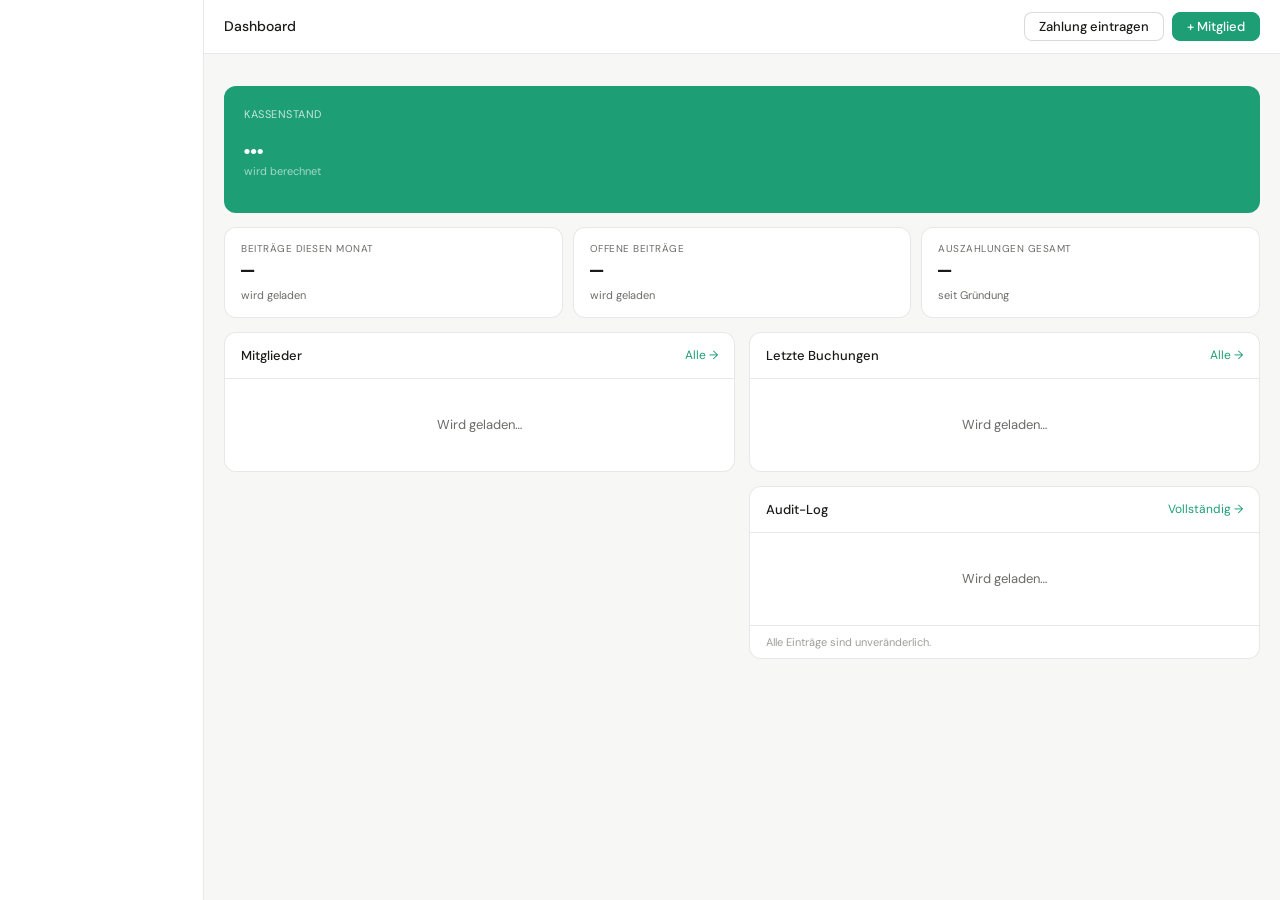
<file: index.html>
<!DOCTYPE html>
<html lang="de">
<head>
  <meta charset="UTF-8">
  <meta name="viewport" content="width=device-width, initial-scale=1.0, viewport-fit=cover">
  <title>Jana – Dashboard</title>
  <link rel="stylesheet" href="/css/main.css">
</head>
<body>
<div class="layout">
  <aside class="sidebar" id="sidebar"></aside>
  <div class="main">
    <div class="topbar">
      <div class="topbar-title">Dashboard</div>
      <div class="topbar-actions">
        <button class="btn hide-mobile" onclick="window.location.href='/payments.html'">Zahlung eintragen</button>
        <button class="btn btn-primary" onclick="window.location.href='/members.html'">+ Mitglied</button>
      </div>
    </div>

    <div class="content">
      <div id="case-alert"></div>

      <!-- Kassenstand -->
      <div class="balance-banner">
        <div>
          <div class="balance-label">Kassenstand</div>
          <div class="balance-amount" id="balance-amount">…</div>
          <div class="balance-meta" id="balance-meta">wird berechnet</div>
        </div>
        <div class="balance-badges" id="balance-badges"></div>
      </div>

      <!-- Metriken -->
      <div class="metric-grid">
        <div class="metric">
          <div class="metric-label">Beiträge diesen Monat</div>
          <div class="metric-value" id="m-paid">—</div>
          <div class="metric-sub" id="m-paid-sub">wird geladen</div>
        </div>
        <div class="metric">
          <div class="metric-label">Offene Beiträge</div>
          <div class="metric-value" id="m-open">—</div>
          <div class="metric-sub" id="m-open-sub">wird geladen</div>
        </div>
        <div class="metric">
          <div class="metric-label">Auszahlungen gesamt</div>
          <div class="metric-value" id="m-payouts">—</div>
          <div class="metric-sub">seit Gründung</div>
        </div>
      </div>

      <div class="two-col">
        <!-- Mitglieder -->
        <div class="card">
          <div class="card-header">
            <div class="card-title">Mitglieder</div>
            <a class="card-link" href="/members.html">Alle →</a>
          </div>
          <div id="members-list"><div class="empty-state">Wird geladen…</div></div>
        </div>

        <div class="gap-stack">
          <!-- Transaktionen -->
          <div class="card">
            <div class="card-header">
              <div class="card-title">Letzte Buchungen</div>
              <a class="card-link" href="/transactions.html">Alle →</a>
            </div>
            <div id="tx-list"><div class="empty-state">Wird geladen…</div></div>
          </div>

          <!-- Audit -->
          <div class="card">
            <div class="card-header">
              <div class="card-title">Audit-Log</div>
              <a class="card-link" href="/audit.html">Vollständig →</a>
            </div>
            <div id="audit-list"><div class="empty-state">Wird geladen…</div></div>
            <div style="padding:8px 16px;font-size:11px;color:var(--text-faint);border-top:0.5px solid var(--border)">
              Alle Einträge sind unveränderlich.
            </div>
          </div>
        </div>
      </div>
    </div>
  </div>
</div>

<script type="module">
  import { requireAuth } from '/js/auth-guard.js';
  import { supabase, getCommunityId } from '/js/client.js';
  import { renderLayout, formatEur, formatDate, initials, monthLabel } from '/js/ui.js';

  const membership = await requireAuth();
  if (!membership) throw new Error('not logged in');
  renderLayout('dashboard');

  const communityId = getCommunityId();
  const now = new Date();
  const month = now.getMonth() + 1;
  const year  = now.getFullYear();

  async function loadBalance() {
    const { data } = await supabase.from('community_balance').select('*').eq('community_id', communityId).single();
    document.getElementById('balance-amount').textContent = formatEur(data?.balance ?? 0);
    document.getElementById('balance-meta').textContent = `Echtzeit · ${new Date().toLocaleString('de-DE')}`;
  }

  async function loadBadges() {
    const { count } = await supabase.from('memberships').select('*', { count: 'exact', head: true }).eq('community_id', communityId).eq('status', 'aktiv');
    const { data: comm } = await supabase.from('communities').select('monthly_fee').eq('id', communityId).single();
    document.getElementById('balance-badges').innerHTML = `
      <div class="balance-badge">${count ?? 0} Mitglieder</div>
      <div class="balance-badge">${formatEur(comm?.monthly_fee)} / Monat</div>`;
  }

  async function loadMetrics() {
    const { count: total } = await supabase.from('memberships').select('*', { count: 'exact', head: true }).eq('community_id', communityId).eq('status', 'aktiv');
    const { count: paid } = await supabase.from('payments').select('memberships!inner(community_id)', { count: 'exact', head: true }).eq('memberships.community_id', communityId).eq('period_month', month).eq('period_year', year);
    const open = (total ?? 0) - (paid ?? 0);
    const pct  = total ? Math.round(((paid ?? 0) / total) * 100) : 0;
    document.getElementById('m-paid').textContent    = `${paid ?? 0} / ${total ?? 0}`;
    document.getElementById('m-paid-sub').className  = `metric-sub ${pct >= 80 ? 'good' : pct >= 50 ? 'warn' : 'bad'}`;
    document.getElementById('m-paid-sub').textContent = `${pct} % — ${monthLabel(month, year)}`;
    document.getElementById('m-open').textContent    = open;
    document.getElementById('m-open-sub').textContent = open === 0 ? 'Alle bezahlt!' : 'ausstehend';
    document.getElementById('m-open-sub').className  = `metric-sub ${open === 0 ? 'good' : 'warn'}`;
  }

  async function loadPayouts() {
    const { count } = await supabase.from('transactions').select('*', { count: 'exact', head: true }).eq('community_id', communityId).eq('direction', 'ausgang');
    document.getElementById('m-payouts').textContent = count ?? 0;
  }

  async function loadOpenCase() {
    const { data } = await supabase.from('cases').select('*').eq('community_id', communityId).in('status', ['offen','bearbeitung']).order('created_at', { ascending: false }).limit(1);
    const el = document.getElementById('case-alert');
    if (data?.length) {
      const c = data[0];
      el.innerHTML = `<div class="alert alert-warn">
        <div>
          <div class="alert-title">Offener Fall — ${c.deceased_name}</div>
          <div class="alert-sub">Todesdatum: ${formatDate(c.death_date)}</div>
        </div>
        <a class="btn btn-sm" href="/cases.html">Zum Fall →</a>
      </div>`;
    }
  }

  async function loadMembers() {
    const { data } = await supabase.from('memberships').select('id, joined_at, profiles(full_name)').eq('community_id', communityId).eq('status', 'aktiv').order('joined_at', { ascending: false }).limit(5);
    if (!data?.length) { document.getElementById('members-list').innerHTML = '<div class="empty-state">Noch keine Mitglieder</div>'; return; }

    const ids = data.map(m => m.id);
    const { data: payments } = await supabase.from('payments').select('membership_id').in('membership_id', ids).eq('period_month', month).eq('period_year', year);
    const paidIds = new Set(payments?.map(p => p.membership_id));

    document.getElementById('members-list').innerHTML = data.map(m => {
      const paid = paidIds.has(m.id);
      const name = m.profiles?.full_name || '—';
      return `<div class="row" style="grid-template-columns:30px 1fr auto">
        <div class="avatar ${paid ? 'av-green' : 'av-gray'}">${initials(name)}</div>
        <div><div class="name-line">${name}</div><div class="sub-line">${formatDate(m.joined_at)}</div></div>
        <span class="pill ${paid ? 'pill-green' : 'pill-amber'}">${paid ? 'Bezahlt' : 'Offen'}</span>
      </div>`;
    }).join('');
  }

  async function loadTransactions() {
    const { data } = await supabase.from('transactions').select('*, profiles(full_name)').eq('community_id', communityId).order('created_at', { ascending: false }).limit(4);
    if (!data?.length) { document.getElementById('tx-list').innerHTML = '<div class="empty-state">Keine Buchungen</div>'; return; }
    document.getElementById('tx-list').innerHTML = data.map(tx => {
      const isIn = tx.direction === 'eingang';
      return `<div class="row" style="grid-template-columns:30px 1fr auto">
        <div class="avatar" style="background:${isIn ? 'var(--green-light)' : 'var(--red-light)'};color:${isIn ? 'var(--green-dark)' : 'var(--red)'};font-size:14px;font-weight:500">${isIn ? '↓' : '↑'}</div>
        <div><div class="name-line">${tx.description}</div><div class="sub-line">${formatDate(tx.created_at)}</div></div>
        <div class="${isIn ? 'mono-green' : 'mono-red'}">${isIn ? '+' : '−'}${formatEur(tx.amount)}</div>
      </div>`;
    }).join('');
  }

  async function loadAudit() {
    const { data } = await supabase.from('audit_log').select('*, profiles(full_name)').eq('community_id', communityId).order('created_at', { ascending: false }).limit(4);
    if (!data?.length) { document.getElementById('audit-list').innerHTML = '<div class="empty-state">Keine Einträge</div>'; return; }
    document.getElementById('audit-list').innerHTML = data.map(a => {
      const time = new Date(a.created_at).toLocaleTimeString('de-DE', { hour: '2-digit', minute: '2-digit' });
      return `<div class="audit-row"><div class="audit-time">${time}</div><div><span class="audit-actor">${a.profiles?.full_name ?? '—'}</span> · ${a.action}</div></div>`;
    }).join('');
  }

  supabase.channel('dashboard').on('postgres_changes', { event: 'INSERT', schema: 'public', table: 'transactions' }, () => { loadBalance(); loadTransactions(); }).on('postgres_changes', { event: 'INSERT', schema: 'public', table: 'payments' }, () => { loadMetrics(); loadMembers(); }).subscribe();

  await Promise.all([loadBalance(), loadBadges(), loadMetrics(), loadPayouts(), loadOpenCase(), loadMembers(), loadTransactions(), loadAudit()]);
</script>
</body>
</html>
</file>
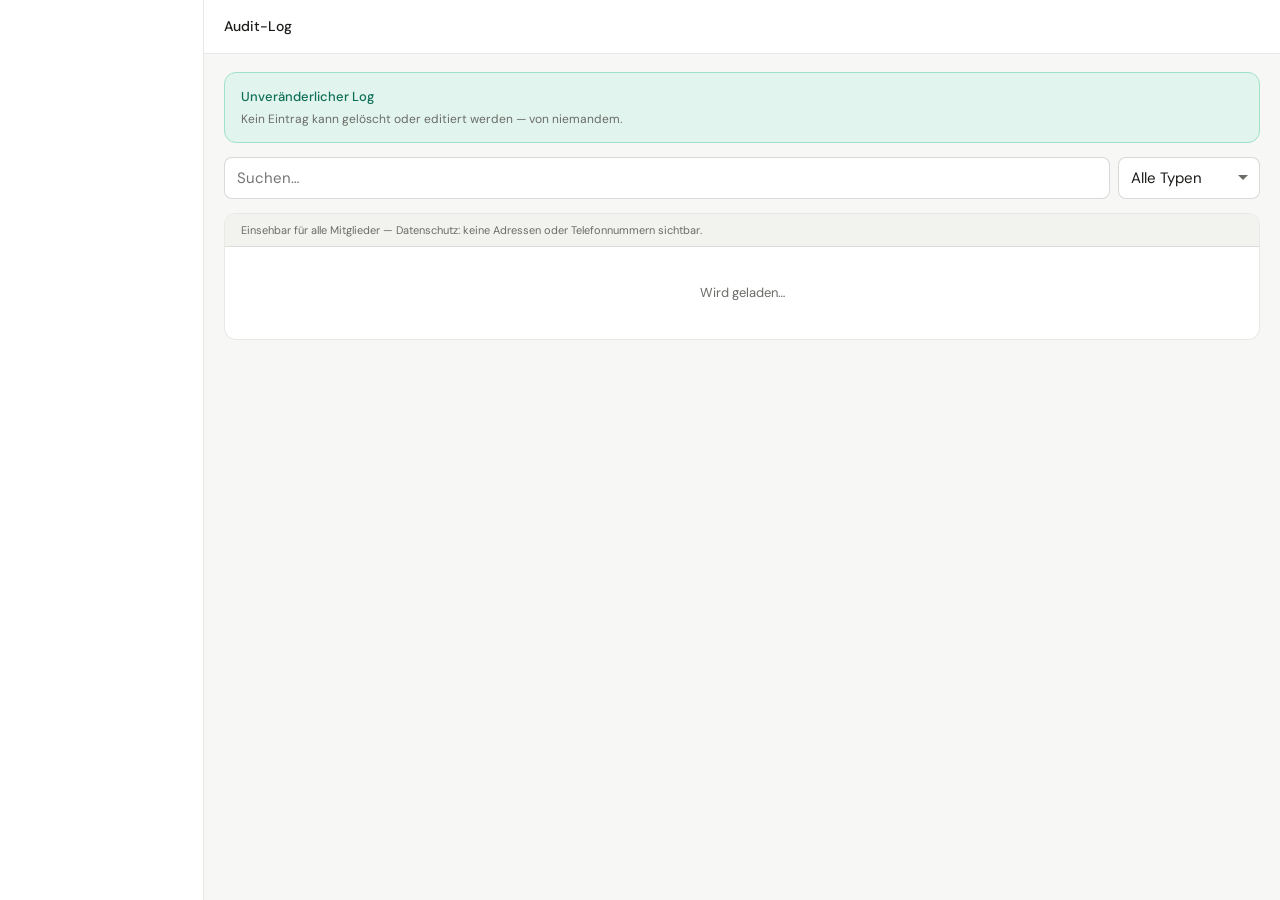
<file: audit.html>
<!DOCTYPE html>
<html lang="de">
<head>
  <meta charset="UTF-8">
  <meta name="viewport" content="width=device-width, initial-scale=1.0, viewport-fit=cover">
  <title>Jana – Audit-Log</title>
  <link rel="stylesheet" href="/css/main.css">
</head>
<body>
<div class="layout">
  <aside class="sidebar" id="sidebar"></aside>
  <div class="main">
    <div class="topbar">
      <div class="topbar-title">Audit-Log</div>
    </div>

    <div class="content">
      <div class="alert alert-green">
        <div>
          <div class="alert-title">Unveränderlicher Log</div>
          <div class="alert-sub">Kein Eintrag kann gelöscht oder editiert werden — von niemandem.</div>
        </div>
      </div>

      <!-- Suche + Filter -->
      <div style="display:flex;gap:8px;flex-wrap:wrap">
        <input type="text" id="search" class="form-input" placeholder="Suchen…" style="flex:1;min-width:140px">
        <select id="filter-type" class="form-select" style="width:auto;padding-right:28px">
          <option value="">Alle Typen</option>
          <option value="payment">Zahlungen</option>
          <option value="case">Todesfälle</option>
          <option value="transaction">Transaktionen</option>
          <option value="membership">Mitglieder</option>
        </select>
      </div>

      <div class="card">
        <div style="padding:8px 16px;background:var(--bg-sub);border-bottom:0.5px solid var(--border);font-size:11px;color:var(--text-muted)">
          Einsehbar für alle Mitglieder — Datenschutz: keine Adressen oder Telefonnummern sichtbar.
        </div>
        <div id="audit-table"><div class="empty-state">Wird geladen…</div></div>
        <div id="load-more-wrap" style="padding:14px;text-align:center;display:none">
          <button class="btn" id="load-more">Mehr laden</button>
        </div>
      </div>
    </div>
  </div>
</div>

<script type="module">
  import { requireAuth } from '/js/auth-guard.js';
  import { supabase, getCommunityId } from '/js/client.js';
  import { renderLayout, formatDate } from '/js/ui.js';

  const membership = await requireAuth();
  if (!membership) throw new Error('not logged in');
  renderLayout('audit');
  const communityId = getCommunityId();
  const PAGE = 30;
  let offset = 0, allRows = [], filterType = '', searchTerm = '';

  const BADGES = {
    payment:     ['Zahlung',     'pill-green'],
    case:        ['Todesfall',   'pill-red'],
    transaction: ['Transaktion', 'pill-amber'],
    membership:  ['Mitglied',    'pill-gray'],
  };

  async function loadMore(reset = false) {
    if (reset) { offset = 0; allRows = []; }
    let q = supabase.from('audit_log').select('*, profiles(full_name)').eq('community_id', communityId).order('created_at', { ascending: false }).range(offset, offset + PAGE - 1);
    if (filterType) q = q.eq('entity_type', filterType);
    const { data } = await q;
    const rows = data || [];
    allRows = reset ? rows : [...allRows, ...rows];
    offset += rows.length;
    document.getElementById('load-more-wrap').style.display = rows.length === PAGE ? 'block' : 'none';
    render();
  }

  function render() {
    const q = searchTerm.toLowerCase();
    const list = q ? allRows.filter(a => a.action?.toLowerCase().includes(q) || a.profiles?.full_name?.toLowerCase().includes(q)) : allRows;
    const el = document.getElementById('audit-table');
    if (!list.length) { el.innerHTML = '<div class="empty-state">Keine Einträge</div>'; return; }

    let currentDay = '', html = '';
    list.forEach(a => {
      const d   = new Date(a.created_at);
      const day = d.toLocaleDateString('de-DE', { weekday: 'long', day: '2-digit', month: 'long', year: 'numeric' });
      if (day !== currentDay) {
        currentDay = day;
        html += `<div style="padding:7px 16px 4px;font-size:10px;font-weight:500;text-transform:uppercase;letter-spacing:0.5px;color:var(--text-faint);background:var(--bg-sub);border-bottom:0.5px solid var(--border)">${day}</div>`;
      }
      const time = d.toLocaleTimeString('de-DE', { hour: '2-digit', minute: '2-digit' });
      const b = BADGES[a.entity_type];
      const badge = b ? `<span class="pill ${b[1]}" style="font-size:10px;padding:2px 7px;margin-left:6px">${b[0]}</span>` : '';
      html += `<div class="audit-row">
        <div class="audit-time">${time}</div>
        <div style="flex:1;min-width:0">
          <span class="audit-actor">${a.profiles?.full_name ?? 'System'}</span>${badge}<br>
          <span style="color:var(--text-muted)">${a.action}</span>
        </div>
        <div style="font-family:'DM Mono',monospace;font-size:10px;color:var(--text-faint);white-space:nowrap;padding-left:8px">#${a.id}</div>
      </div>`;
    });
    el.innerHTML = html;
  }

  document.getElementById('filter-type').addEventListener('change', async e => { filterType = e.target.value; await loadMore(true); });
  document.getElementById('search').addEventListener('input', e => { searchTerm = e.target.value; render(); });
  document.getElementById('load-more').addEventListener('click', () => loadMore());

  supabase.channel('audit').on('postgres_changes', { event: 'INSERT', schema: 'public', table: 'audit_log', filter: `community_id=eq.${communityId}` }, p => { allRows.unshift(p.new); render(); }).subscribe();

  await loadMore(true);
</script>
</body>
</html>
</file>
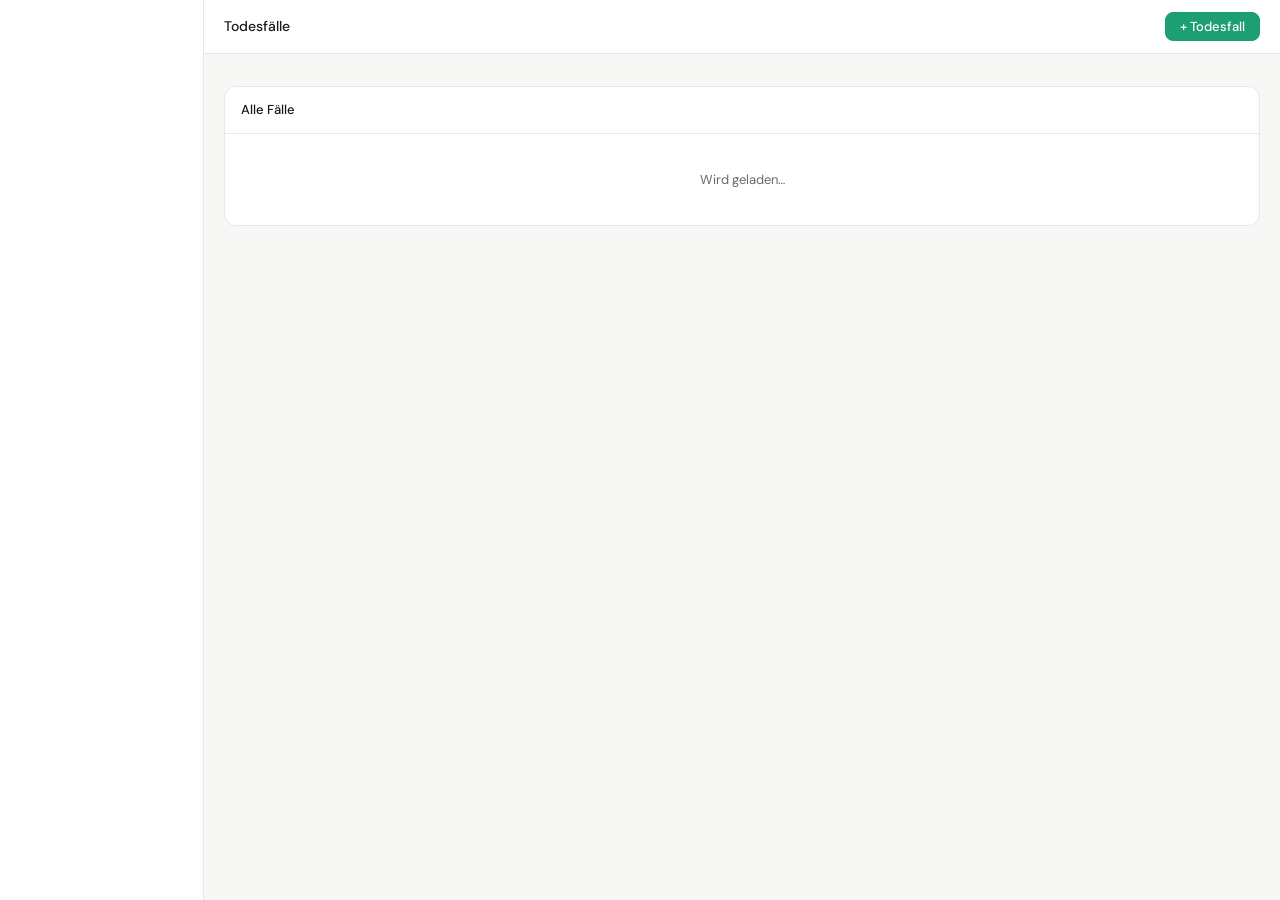
<file: cases.html>
<!DOCTYPE html>
<html lang="de">
<head>
  <meta charset="UTF-8">
  <meta name="viewport" content="width=device-width, initial-scale=1.0, viewport-fit=cover">
  <title>Jana – Todesfälle</title>
  <link rel="stylesheet" href="/css/main.css">
</head>
<body>
<div class="layout">
  <aside class="sidebar" id="sidebar"></aside>
  <div class="main">
    <div class="topbar">
      <div class="topbar-title">Todesfälle</div>
      <div class="topbar-actions">
        <button class="btn btn-primary" id="new-case-btn">+ Todesfall</button>
      </div>
    </div>

    <div class="content">
      <div id="active-cases"></div>

      <div class="card">
        <div class="card-header"><div class="card-title">Alle Fälle</div></div>
        <div id="cases-table"><div class="empty-state">Wird geladen…</div></div>
      </div>
    </div>
  </div>
</div>

<!-- Modal: Neuer Fall -->
<div class="modal-overlay hidden" id="modal-case">
  <div class="modal">
    <div class="modal-handle"></div>
    <div class="modal-header">
      <div class="modal-title">Todesfall erfassen</div>
      <button class="modal-close" id="mc-close">×</button>
    </div>
    <div class="modal-body">
      <div class="form-group">
        <label class="form-label">Name der/des Verstorbenen *</label>
        <input type="text" id="c-name" class="form-input" placeholder="Vollständiger Name">
      </div>
      <div class="form-group">
        <label class="form-label">Mitglied (falls bekannt)</label>
        <select id="c-member" class="form-select"><option value="">— Kein Mitglied —</option></select>
      </div>
      <div class="form-group">
        <label class="form-label">Todesdatum *</label>
        <input type="date" id="c-date" class="form-input">
      </div>
      <div class="form-group">
        <label class="form-label">Sterbeort</label>
        <input type="text" id="c-location" class="form-input" placeholder="München">
      </div>
      <div class="form-group">
        <label class="form-label">Bestattungsort</label>
        <input type="text" id="c-burial" class="form-input" placeholder="Istanbul, Türkei">
      </div>
      <div class="info-box red">Die Erfassung wird sofort im Audit-Log dokumentiert.</div>
    </div>
    <div class="modal-footer">
      <button class="btn" id="mc-cancel">Abbrechen</button>
      <button class="btn btn-primary" id="mc-save">Fall erfassen</button>
    </div>
  </div>
</div>

<!-- Modal: Auszahlung -->
<div class="modal-overlay hidden" id="modal-payout">
  <div class="modal">
    <div class="modal-handle"></div>
    <div class="modal-header">
      <div class="modal-title" id="payout-title">Auszahlung eintragen</div>
      <button class="modal-close" id="mpo-close">×</button>
    </div>
    <div class="modal-body">
      <div class="form-group">
        <label class="form-label">Betrag (€) *</label>
        <input type="number" id="po-amount" class="form-input" inputmode="decimal" step="0.01">
      </div>
      <div class="form-group">
        <label class="form-label">Empfänger / Verwendungszweck *</label>
        <input type="text" id="po-desc" class="form-input" placeholder="Familie — Beerdigungskosten">
      </div>
      <div class="form-group">
        <label class="form-label">Notiz</label>
        <textarea id="po-note" class="form-textarea" placeholder="Weitere Details…"></textarea>
      </div>
      <div class="info-box amber">Auszahlung wird als unveränderliche Transaktion verbucht.</div>
    </div>
    <div class="modal-footer">
      <button class="btn" id="mpo-cancel">Abbrechen</button>
      <button class="btn btn-danger" id="mpo-save">Auszahlung bestätigen</button>
    </div>
  </div>
</div>

<!-- Modal: Abschließen -->
<div class="modal-overlay hidden" id="modal-close-case">
  <div class="modal">
    <div class="modal-handle"></div>
    <div class="modal-header">
      <div class="modal-title">Fall abschließen</div>
      <button class="modal-close" id="mcc-x">×</button>
    </div>
    <div class="modal-body">
      <p style="font-size:13px;color:var(--text-muted)">Alle Auszahlungen wurden getätigt? Der Fall wird als abgeschlossen markiert.</p>
      <div class="info-box green" style="margin-top:4px">Der Fall bleibt im Archiv erhalten — er wird nur als abgeschlossen markiert.</div>
    </div>
    <div class="modal-footer">
      <button class="btn" id="mcc-cancel">Abbrechen</button>
      <button class="btn btn-primary" id="mcc-confirm">Ja, abschließen</button>
    </div>
  </div>
</div>

<script type="module">
  import { requireAuth, isAdmin } from '/js/auth-guard.js';
  import { supabase, getCommunityId, writeAuditLog } from '/js/client.js';
  import { renderLayout, showToast, openModal, closeModal, formatDate, formatEur } from '/js/ui.js';

  const membership = await requireAuth();
  if (!membership) throw new Error('not logged in');
  renderLayout('cases');
  const communityId = getCommunityId();
  let activeCaseId = null;
  if (!isAdmin()) document.getElementById('new-case-btn').style.display = 'none';

  async function fillMembers() {
    const { data } = await supabase.from('memberships').select('id, profiles(full_name)').eq('community_id', communityId).eq('status', 'aktiv');
    const sel = document.getElementById('c-member');
    data?.forEach(m => { const opt = document.createElement('option'); opt.value = m.id; opt.textContent = m.profiles?.full_name || '—'; sel.appendChild(opt); });
  }

  async function load() {
    const { data } = await supabase.from('cases').select('*, profiles(full_name)').eq('community_id', communityId).order('created_at', { ascending: false });
    const cases = data || [];
    const active = cases.filter(c => c.status !== 'abgeschlossen');

    document.getElementById('active-cases').innerHTML = active.map(c => `
      <div class="alert alert-warn">
        <div style="flex:1;min-width:0">
          <div class="alert-title">Offener Fall — ${c.deceased_name}</div>
          <div class="alert-sub">Todesdatum: ${formatDate(c.death_date)} · ${c.death_location || '—'}</div>
          <div class="alert-sub">Bestattung: ${c.burial_location || '—'}</div>
        </div>
        <div style="display:flex;gap:6px;flex-shrink:0;flex-direction:column;align-items:flex-end">
          ${isAdmin() ? `<button class="btn btn-sm" onclick="openPayout('${c.id}','${c.deceased_name}')">Auszahlung</button><button class="btn btn-sm btn-primary" onclick="openClose('${c.id}')">Abschließen</button>` : ''}
        </div>
      </div>`).join('') || '';

    if (!cases.length) { document.getElementById('cases-table').innerHTML = '<div class="empty-state">Noch keine Todesfälle</div>'; return; }
    document.getElementById('cases-table').innerHTML = cases.map(c => {
      const pill = c.status === 'abgeschlossen' ? '<span class="pill pill-green">Abgeschlossen</span>' : c.status === 'bearbeitung' ? '<span class="pill pill-amber">In Bearbeitung</span>' : '<span class="pill pill-red">Offen</span>';
      return `<div class="row" style="grid-template-columns:1fr auto">
        <div>
          <div class="name-line">${c.deceased_name}</div>
          <div class="sub-line">Todesdatum: ${formatDate(c.death_date)} · ${c.burial_location || '—'}</div>
          <div class="sub-line">Eröffnet: ${formatDate(c.created_at)} von ${c.profiles?.full_name || '—'}</div>
        </div>
        ${pill}
      </div>`;
    }).join('');
  }

  document.getElementById('new-case-btn').addEventListener('click', () => { document.getElementById('c-date').value = new Date().toISOString().split('T')[0]; openModal('modal-case'); });
  document.getElementById('mc-close').addEventListener('click',  () => closeModal('modal-case'));
  document.getElementById('mc-cancel').addEventListener('click', () => closeModal('modal-case'));
  document.getElementById('mc-save').addEventListener('click', async () => {
    const name = document.getElementById('c-name').value.trim();
    const date = document.getElementById('c-date').value;
    if (!name || !date) return showToast('Name und Datum erforderlich', 'error');
    const btn = document.getElementById('mc-save'); btn.disabled = true;
    const user = (await supabase.auth.getUser()).data.user;
    const { data: nc, error } = await supabase.from('cases').insert({ community_id: communityId, deceased_name: name, membership_id: document.getElementById('c-member').value || null, death_date: date, death_location: document.getElementById('c-location').value.trim(), burial_location: document.getElementById('c-burial').value.trim(), status: 'offen', opened_by: user?.id }).select().single();
    if (error) { showToast('Fehler', 'error'); btn.disabled = false; return; }
    await writeAuditLog(`Todesfall erfasst: ${name}`, 'case', nc.id);
    showToast(`Fall "${name}" erfasst`); closeModal('modal-case'); btn.disabled = false;
    ['c-name','c-location','c-burial'].forEach(id => document.getElementById(id).value = '');
    await load();
  });

  window.openPayout = (id, name) => { activeCaseId = id; document.getElementById('payout-title').textContent = `Auszahlung — ${name}`; document.getElementById('po-amount').value = ''; document.getElementById('po-desc').value = 'Familie — Beerdigungskosten'; document.getElementById('po-note').value = ''; openModal('modal-payout'); };
  document.getElementById('mpo-close').addEventListener('click',  () => closeModal('modal-payout'));
  document.getElementById('mpo-cancel').addEventListener('click', () => closeModal('modal-payout'));
  document.getElementById('mpo-save').addEventListener('click', async () => {
    const amount = parseFloat(document.getElementById('po-amount').value);
    const desc   = document.getElementById('po-desc').value.trim();
    if (!amount || !desc) return showToast('Betrag und Beschreibung erforderlich', 'error');
    const btn = document.getElementById('mpo-save'); btn.disabled = true;
    const user = (await supabase.auth.getUser()).data.user;
    await supabase.from('transactions').insert({ community_id: communityId, case_id: activeCaseId, amount, direction: 'ausgang', description: desc, recorded_by: user?.id });
    await supabase.from('cases').update({ status: 'bearbeitung' }).eq('id', activeCaseId);
    await writeAuditLog(`Auszahlung ${formatEur(amount)}: ${desc}`, 'transaction', activeCaseId);
    showToast(`Auszahlung ${formatEur(amount)} eingetragen`); closeModal('modal-payout'); btn.disabled = false; await load();
  });

  window.openClose = (id) => { activeCaseId = id; openModal('modal-close-case'); };
  document.getElementById('mcc-x').addEventListener('click',       () => closeModal('modal-close-case'));
  document.getElementById('mcc-cancel').addEventListener('click',  () => closeModal('modal-close-case'));
  document.getElementById('mcc-confirm').addEventListener('click', async () => {
    const btn = document.getElementById('mcc-confirm'); btn.disabled = true;
    await supabase.from('cases').update({ status: 'abgeschlossen', closed_at: new Date().toISOString() }).eq('id', activeCaseId);
    await writeAuditLog('Fall abgeschlossen', 'case', activeCaseId);
    showToast('Fall abgeschlossen'); closeModal('modal-close-case'); btn.disabled = false; await load();
  });

  await fillMembers();
  await load();
</script>
</body>
</html>
</file>
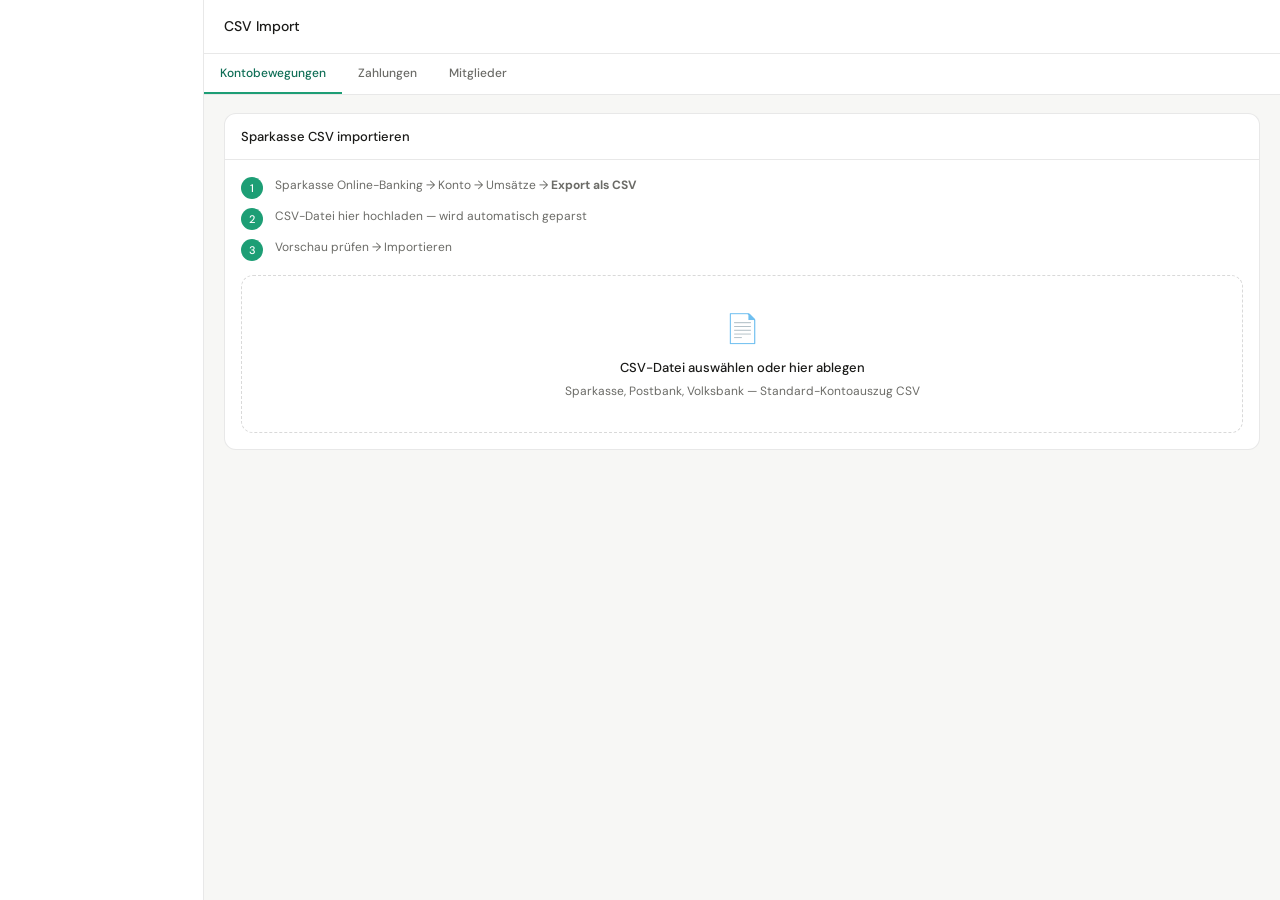
<file: import.html>
<!DOCTYPE html>
<html lang="de">
<head>
  <meta charset="UTF-8">
  <meta name="viewport" content="width=device-width, initial-scale=1.0, viewport-fit=cover">
  <title>Jana – CSV Import</title>
  <link rel="stylesheet" href="/css/main.css">
  <style>
    .import-zone {
      border: 1.5px dashed var(--border-mid);
      border-radius: var(--radius);
      padding: 32px 20px;
      text-align: center;
      cursor: pointer;
      transition: border-color 0.15s, background 0.15s;
    }
    .import-zone:hover, .import-zone.drag { border-color: var(--green); background: var(--green-light); }
    .import-zone input { display: none; }
    .import-icon { font-size: 28px; margin-bottom: 8px; }
    .import-label { font-size: 13px; font-weight: 500; color: var(--text); }
    .import-sub   { font-size: 12px; color: var(--text-muted); margin-top: 4px; }
    .preview-table { width: 100%; border-collapse: collapse; font-size: 12px; }
    .preview-table th { background: var(--bg-sub); padding: 7px 10px; text-align: left; font-weight: 500; font-size: 11px; text-transform: uppercase; letter-spacing: 0.4px; color: var(--text-faint); border-bottom: 0.5px solid var(--border); }
    .preview-table td { padding: 8px 10px; border-bottom: 0.5px solid var(--border); color: var(--text); vertical-align: middle; }
    .preview-table tr:last-child td { border-bottom: none; }
    .preview-table tr:hover td { background: var(--bg-sub); }
    .preview-wrap { max-height: 320px; overflow-y: auto; border: 0.5px solid var(--border); border-radius: var(--radius); }
    .step { display: flex; align-items: flex-start; gap: 12px; }
    .step-num { width: 22px; height: 22px; border-radius: 50%; background: var(--green); color: white; font-size: 11px; font-weight: 500; display: flex; align-items: center; justify-content: center; flex-shrink: 0; margin-top: 1px; }
    .step-text { font-size: 12px; color: var(--text-muted); line-height: 1.5; }
    .result-row { padding: 8px 10px; border-bottom: 0.5px solid var(--border); font-size: 12px; display: flex; gap: 10px; align-items: center; }
    .result-row:last-child { border-bottom: none; }
  </style>
</head>
<body>
<div class="layout">
  <aside class="sidebar" id="sidebar"></aside>
  <div class="main">
    <div class="topbar">
      <div class="topbar-title">CSV Import</div>
    </div>

    <div class="tab-bar" style="background:var(--bg-card)">
      <div class="tab itab active" data-tab="transactions">Kontobewegungen</div>
      <div class="tab itab" data-tab="payments">Zahlungen</div>
      <div class="tab itab" data-tab="members">Mitglieder</div>
    </div>

    <div class="content">

      <!-- ── TAB: Kontobewegungen (Sparkasse) ── -->
      <div id="tab-transactions">
        <div class="card">
          <div class="card-header"><div class="card-title">Sparkasse CSV importieren</div></div>
          <div style="padding:16px;display:flex;flex-direction:column;gap:14px">
            <div style="display:flex;flex-direction:column;gap:8px">
              <div class="step"><div class="step-num">1</div><div class="step-text">Sparkasse Online-Banking → Konto → Umsätze → <strong>Export als CSV</strong></div></div>
              <div class="step"><div class="step-num">2</div><div class="step-text">CSV-Datei hier hochladen — wird automatisch geparst</div></div>
              <div class="step"><div class="step-num">3</div><div class="step-text">Vorschau prüfen → Importieren</div></div>
            </div>

            <div class="import-zone" id="zone-tx" onclick="document.getElementById('file-tx').click()">
              <input type="file" id="file-tx" accept=".csv,.txt">
              <div class="import-icon">📄</div>
              <div class="import-label">CSV-Datei auswählen oder hier ablegen</div>
              <div class="import-sub">Sparkasse, Postbank, Volksbank — Standard-Kontoauszug CSV</div>
            </div>

            <div id="preview-tx" style="display:none;flex-direction:column;gap:12px">
              <div style="display:flex;justify-content:space-between;align-items:center">
                <div class="card-title" id="preview-tx-count"></div>
                <div style="display:flex;gap:8px">
                  <button class="btn" id="reset-tx">Zurücksetzen</button>
                  <button class="btn btn-primary" id="import-tx">Alles importieren</button>
                </div>
              </div>
              <div class="preview-wrap">
                <table class="preview-table">
                  <thead><tr><th>Datum</th><th>Beschreibung</th><th>Betrag</th><th>Richtung</th></tr></thead>
                  <tbody id="preview-tx-body"></tbody>
                </table>
              </div>
            </div>

            <div id="result-tx" style="display:none"></div>
          </div>
        </div>
      </div>

      <!-- ── TAB: Zahlungen ── -->
      <div id="tab-payments" style="display:none">
        <div class="card">
          <div class="card-header"><div class="card-title">Zahlungen importieren</div></div>
          <div style="padding:16px;display:flex;flex-direction:column;gap:14px">
            <div class="info-box amber">
              CSV-Format: <strong>name, email, monat, jahr, betrag</strong><br>
              Beispiel: <code style="font-family:'DM Mono',monospace;font-size:11px">Ahmad Khalid, ahmad@example.de, 4, 2026, 5.00</code>
            </div>

            <a class="btn" id="download-template-pay" style="display:inline-flex;align-items:center;gap:6px;width:fit-content">
              ⬇ Vorlage herunterladen
            </a>

            <div class="import-zone" id="zone-pay" onclick="document.getElementById('file-pay').click()">
              <input type="file" id="file-pay" accept=".csv">
              <div class="import-icon">📄</div>
              <div class="import-label">CSV-Datei auswählen</div>
              <div class="import-sub">Format: name, email, monat, jahr, betrag</div>
            </div>

            <div id="preview-pay" style="display:none;flex-direction:column;gap:12px">
              <div style="display:flex;justify-content:space-between;align-items:center">
                <div class="card-title" id="preview-pay-count"></div>
                <div style="display:flex;gap:8px">
                  <button class="btn" id="reset-pay">Zurücksetzen</button>
                  <button class="btn btn-primary" id="import-pay">Importieren</button>
                </div>
              </div>
              <div class="preview-wrap">
                <table class="preview-table">
                  <thead><tr><th>Name</th><th>Monat/Jahr</th><th>Betrag</th><th>Status</th></tr></thead>
                  <tbody id="preview-pay-body"></tbody>
                </table>
              </div>
            </div>

            <div id="result-pay" style="display:none"></div>
          </div>
        </div>
      </div>

      <!-- ── TAB: Mitglieder ── -->
      <div id="tab-members" style="display:none">
        <div class="card">
          <div class="card-header"><div class="card-title">Mitglieder importieren</div></div>
          <div style="padding:16px;display:flex;flex-direction:column;gap:14px">
            <div class="info-box amber">
              CSV-Format: <strong>name, email, telefon, beitrittsdatum</strong><br>
              Beispiel: <code style="font-family:'DM Mono',monospace;font-size:11px">Ahmad Khalid, ahmad@example.de, 01511234567, 2024-01-15</code><br>
              Telefon und Datum sind optional.
            </div>

            <a class="btn" id="download-template-mem" style="display:inline-flex;align-items:center;gap:6px;width:fit-content">
              ⬇ Vorlage herunterladen
            </a>

            <div class="import-zone" id="zone-mem" onclick="document.getElementById('file-mem').click()">
              <input type="file" id="file-mem" accept=".csv">
              <div class="import-icon">📄</div>
              <div class="import-label">CSV-Datei auswählen</div>
              <div class="import-sub">Format: name, email, telefon, beitrittsdatum</div>
            </div>

            <div id="preview-mem" style="display:none;flex-direction:column;gap:12px">
              <div style="display:flex;justify-content:space-between;align-items:center">
                <div class="card-title" id="preview-mem-count"></div>
                <div style="display:flex;gap:8px">
                  <button class="btn" id="reset-mem">Zurücksetzen</button>
                  <button class="btn btn-primary" id="import-mem">Importieren</button>
                </div>
              </div>
              <div class="preview-wrap">
                <table class="preview-table">
                  <thead><tr><th>Name</th><th>E-Mail</th><th>Telefon</th><th>Beitritt</th></tr></thead>
                  <tbody id="preview-mem-body"></tbody>
                </table>
              </div>
            </div>

            <div id="result-mem" style="display:none"></div>
          </div>
        </div>
      </div>

    </div>
  </div>
</div>

<script type="module">
  import { requireAuth, isAdmin } from '/js/auth-guard.js';
  import { supabase, getCommunityId, writeAuditLog } from '/js/client.js';
  import { renderLayout, showToast, formatEur, monthLabel } from '/js/ui.js';

  const membership = await requireAuth();
  if (!membership) throw new Error('not logged in');
  if (!isAdmin()) { window.location.href = '/index.html'; throw new Error('no access'); }
  renderLayout('import');

  const communityId = getCommunityId();

  // ── Tabs ──
  document.querySelectorAll('.itab').forEach(tab => {
    tab.addEventListener('click', () => {
      document.querySelectorAll('.itab').forEach(t => t.classList.remove('active'));
      tab.classList.add('active');
      ['transactions','payments','members'].forEach(id => {
        document.getElementById(`tab-${id}`).style.display = id === tab.dataset.tab ? '' : 'none';
      });
    });
  });

  // ── Drag & Drop für alle Zonen ──
  ['tx','pay','mem'].forEach(key => {
    const zone = document.getElementById(`zone-${key}`);
    zone.addEventListener('dragover',  e => { e.preventDefault(); zone.classList.add('drag'); });
    zone.addEventListener('dragleave', () => zone.classList.remove('drag'));
    zone.addEventListener('drop', e => {
      e.preventDefault(); zone.classList.remove('drag');
      const file = e.dataTransfer.files[0];
      if (file) handleFile(key, file);
    });
    document.getElementById(`file-${key}`).addEventListener('change', e => {
      if (e.target.files[0]) handleFile(key, e.target.files[0]);
    });
  });

  // ── CSV Parser ──
  function parseCSV(text) {
    // Sparkasse nutzt oft Semikolon, andere Komma — auto-detect
    const sep = text.includes(';') ? ';' : ',';
    const lines = text.trim().split('\n').filter(l => l.trim());

    return lines.map(line => {
      // Quoted fields korrekt parsen
      const fields = [];
      let cur = '', inQ = false;
      for (let i = 0; i < line.length; i++) {
        const c = line[i];
        if (c === '"') { inQ = !inQ; }
        else if (c === sep && !inQ) { fields.push(cur.trim()); cur = ''; }
        else { cur += c; }
      }
      fields.push(cur.trim());
      return fields.map(f => f.replace(/^"|"$/g, '').trim());
    });
  }

  function parseAmount(str) {
    if (!str) return 0;
    // Deutsches Format: 1.234,56 → 1234.56
    return parseFloat(str.replace(/\./g, '').replace(',', '.')) || 0;
  }

  function parseDate(str) {
    if (!str) return null;
    // DD.MM.YYYY → YYYY-MM-DD
    const dm = str.match(/^(\d{2})\.(\d{2})\.(\d{4})$/);
    if (dm) return `${dm[3]}-${dm[2]}-${dm[1]}`;
    // Schon ISO
    if (str.match(/^\d{4}-\d{2}-\d{2}/)) return str.split('T')[0];
    return null;
  }

  // ── Vorlage-Downloads ──
  document.getElementById('download-template-pay').addEventListener('click', () => {
    const csv = 'name,email,monat,jahr,betrag\nAhmad Khalid,ahmad@example.de,4,2026,5.00\nFatima Malik,fatima@example.de,4,2026,5.00';
    download('jana_zahlungen_vorlage.csv', csv);
  });
  document.getElementById('download-template-mem').addEventListener('click', () => {
    const csv = 'name,email,telefon,beitrittsdatum\nAhmad Khalid,ahmad@example.de,01511234567,2024-01-15\nFatima Malik,fatima@example.de,,2024-03-01';
    download('jana_mitglieder_vorlage.csv', csv);
  });

  function download(filename, content) {
    const a = document.createElement('a');
    a.href = 'data:text/csv;charset=utf-8,' + encodeURIComponent(content);
    a.download = filename;
    a.click();
  }

  // ── Parsed Data ──
  let parsedTx = [], parsedPay = [], parsedMem = [];

  async function handleFile(type, file) {
    const text = await file.text();
    if (type === 'tx')  parseTx(text);
    if (type === 'pay') parsePay(text);
    if (type === 'mem') parseMem(text);
  }

  // ── KONTOBEWEGUNGEN (Sparkasse Format) ──
  function parseTx(text) {
    const rows = parseCSV(text);
    if (!rows.length) return showToast('CSV leer oder ungültig', 'error');

    // Header-Zeile finden — Sparkasse hat oft Metazeilen oben
    let headerIdx = rows.findIndex(r =>
      r.some(c => /datum|date|buchung/i.test(c)) &&
      r.some(c => /betrag|amount/i.test(c))
    );
    if (headerIdx === -1) headerIdx = 0;

    const headers = rows[headerIdx].map(h => h.toLowerCase());
    const dataRows = rows.slice(headerIdx + 1).filter(r => r.some(c => c));

    // Spalten-Mapping (flexibel für verschiedene Banken)
    const colDate   = headers.findIndex(h => /datum|date|buchung/i.test(h));
    const colDesc   = headers.findIndex(h => /verwendung|beschreibung|betreff|memo|text/i.test(h));
    const colAmt    = headers.findIndex(h => /betrag|amount|umsatz/i.test(h));
    const colName   = headers.findIndex(h => /auftraggeber|empfänger|name/i.test(h));

    parsedTx = dataRows.map(r => {
      const raw    = colAmt >= 0 ? r[colAmt] : '';
      const amount = Math.abs(parseAmount(raw));
      const dir    = parseAmount(raw) >= 0 ? 'eingang' : 'ausgang';
      const desc   = [
        colName >= 0 ? r[colName] : '',
        colDesc >= 0 ? r[colDesc] : ''
      ].filter(Boolean).join(' — ') || 'Import';

      return {
        date:      colDate >= 0 ? parseDate(r[colDate]) : null,
        description: desc.substring(0, 200),
        amount,
        direction: dir,
        raw,
      };
    }).filter(r => r.amount > 0);

    if (!parsedTx.length) {
      showToast('Keine Buchungen erkannt — bitte Format prüfen', 'error');
      return;
    }

    // Vorschau
    document.getElementById('preview-tx-count').textContent = `${parsedTx.length} Buchungen erkannt`;
    document.getElementById('preview-tx-body').innerHTML = parsedTx.slice(0, 50).map(r => `
      <tr>
        <td>${r.date || '—'}</td>
        <td style="max-width:200px;overflow:hidden;text-overflow:ellipsis;white-space:nowrap">${r.description}</td>
        <td style="font-family:'DM Mono',monospace">${formatEur(r.amount)}</td>
        <td><span class="pill ${r.direction === 'eingang' ? 'pill-green' : 'pill-red'}">${r.direction === 'eingang' ? '↓ Eingang' : '↑ Ausgang'}</span></td>
      </tr>`).join('');
    if (parsedTx.length > 50) {
      document.getElementById('preview-tx-body').innerHTML += `<tr><td colspan="4" style="text-align:center;color:var(--text-faint);padding:10px">… und ${parsedTx.length - 50} weitere</td></tr>`;
    }
    document.getElementById('preview-tx').style.display = 'flex';
    document.getElementById('result-tx').style.display  = 'none';
  }

  // ── ZAHLUNGEN ──
  async function parsePay(text) {
    const rows = parseCSV(text);
    // Skip Header
    const data = rows.filter(r => r[0] && !/^name$/i.test(r[0]));

    // Mitglieder laden für Matching
    const { data: members } = await supabase
      .from('memberships')
      .select('id, profiles(full_name, id)')
      .eq('community_id', communityId)
      .eq('status', 'aktiv');

    parsedPay = data.map(r => {
      const name  = r[0]?.trim() || '';
      const email = r[1]?.trim() || '';
      const mon   = parseInt(r[2]) || 0;
      const yr    = parseInt(r[3]) || 0;
      const amt   = parseAmount(r[4]) || 0;

      // Mitglied matchen (Name oder E-Mail)
      const match = members?.find(m =>
        m.profiles?.full_name?.toLowerCase() === name.toLowerCase()
      );

      return { name, email, month: mon, year: yr, amount: amt, membershipId: match?.id, matched: !!match };
    }).filter(r => r.month && r.year && r.amount);

    if (!parsedPay.length) { showToast('Keine Zahlungen erkannt', 'error'); return; }

    document.getElementById('preview-pay-count').textContent = `${parsedPay.length} Zahlungen erkannt`;
    document.getElementById('preview-pay-body').innerHTML = parsedPay.map(r => `
      <tr>
        <td>${r.name}</td>
        <td style="font-family:'DM Mono',monospace">${r.month}/${r.year}</td>
        <td style="font-family:'DM Mono',monospace">${formatEur(r.amount)}</td>
        <td><span class="pill ${r.matched ? 'pill-green' : 'pill-amber'}">${r.matched ? '✓ Gefunden' : '? Unbekannt'}</span></td>
      </tr>`).join('');
    document.getElementById('preview-pay').style.display = 'flex';
    document.getElementById('result-pay').style.display  = 'none';
  }

  // ── MITGLIEDER ──
  function parseMem(text) {
    const rows = parseCSV(text);
    const data = rows.filter(r => r[0] && !/^name$/i.test(r[0]));

    parsedMem = data.map(r => ({
      name:    r[0]?.trim() || '',
      email:   r[1]?.trim() || '',
      phone:   r[2]?.trim() || '',
      joined:  r[3]?.trim() || new Date().toISOString().split('T')[0],
    })).filter(r => r.name && r.email);

    if (!parsedMem.length) { showToast('Keine Mitglieder erkannt', 'error'); return; }

    document.getElementById('preview-mem-count').textContent = `${parsedMem.length} Mitglieder erkannt`;
    document.getElementById('preview-mem-body').innerHTML = parsedMem.map(r => `
      <tr>
        <td>${r.name}</td>
        <td>${r.email}</td>
        <td>${r.phone || '—'}</td>
        <td style="font-family:'DM Mono',monospace;font-size:11px">${r.joined}</td>
      </tr>`).join('');
    document.getElementById('preview-mem').style.display = 'flex';
    document.getElementById('result-mem').style.display  = 'none';
  }

  // ── IMPORT: Kontobewegungen ──
  document.getElementById('import-tx').addEventListener('click', async () => {
    if (!parsedTx.length) return;
    const btn = document.getElementById('import-tx');
    btn.disabled = true; btn.textContent = 'Wird importiert…';

    const user = (await supabase.auth.getUser()).data.user;
    const rows = parsedTx.map(r => ({
      community_id: communityId,
      amount:       r.amount,
      direction:    r.direction,
      description:  r.description,
      recorded_by:  user?.id,
      created_at:   r.date ? new Date(r.date).toISOString() : new Date().toISOString(),
    }));

    const { error } = await supabase.from('transactions').insert(rows);
    btn.disabled = false; btn.textContent = 'Alles importieren';

    if (error) { showToast('Fehler beim Import', 'error'); return; }

    await writeAuditLog(`CSV-Import: ${rows.length} Kontobewegungen`, 'transaction', null);

    showResult('result-tx', rows.length, 0);
    document.getElementById('preview-tx').style.display = 'none';
    parsedTx = [];
    showToast(`${rows.length} Buchungen importiert`);
  });

  // ── IMPORT: Zahlungen ──
  document.getElementById('import-pay').addEventListener('click', async () => {
    if (!parsedPay.length) return;
    const btn = document.getElementById('import-pay');
    btn.disabled = true; btn.textContent = 'Wird importiert…';

    const user = (await supabase.auth.getUser()).data.user;
    const matched = parsedPay.filter(r => r.matched);
    const skipped = parsedPay.filter(r => !r.matched);

    let errors = 0;
    for (const r of matched) {
      const { error } = await supabase.from('payments').insert({
        membership_id: r.membershipId,
        amount:        r.amount,
        period_month:  r.month,
        period_year:   r.year,
        paid_at:       new Date().toISOString(),
        recorded_by:   user?.id,
        note:          'CSV-Import',
      });
      if (error && error.code !== '23505') errors++;
    }

    await writeAuditLog(`CSV-Import: ${matched.length} Zahlungen`, 'payment', null);

    btn.disabled = false; btn.textContent = 'Importieren';
    showResult('result-pay', matched.length - errors, skipped.length + errors);
    document.getElementById('preview-pay').style.display = 'none';
    parsedPay = [];
    showToast(`${matched.length - errors} Zahlungen importiert`);
  });

  // ── IMPORT: Mitglieder ──
  document.getElementById('import-mem').addEventListener('click', async () => {
    if (!parsedMem.length) return;
    const btn = document.getElementById('import-mem');
    btn.disabled = true; btn.textContent = 'Wird importiert…';

    const user = (await supabase.auth.getUser()).data.user;
    let imported = 0, skipped = 0;

    for (const m of parsedMem) {
      // Auth-User anlegen (signUp ohne Passwort → Magic Link nötig)
      // Für Import: Profil direkt anlegen mit Platzhalter
      // Da wir keinen Service Role Key haben, legen wir nur profile + membership an
      // Der User muss sich selbst registrieren — wir reservieren den Platz

      // Prüfen ob E-Mail schon existiert
      const { data: existing } = await supabase
        .from('profiles')
        .select('id')
        .eq('id', (await supabase.from('profiles').select('id').limit(1)).data?.[0]?.id || '')
        .limit(1);

      // Memberships direkt via Import-Tabelle (ohne Auth-User)
      // Wir nutzen eine Hilfstabelle für "pre-registered" Mitglieder
      // Einfachste Lösung für MVP: CSV-Daten in profiles mit einer Dummy-UUID

      // Da wir keinen service_role key haben, können wir keine Auth-User anlegen.
      // Stattdessen: Daten in eine pending_members Tabelle speichern
      // ODER: Mitglied wird als Datensatz gespeichert, ohne Login-Zugang

      // Pragmatische MVP-Lösung: Wir speichern in einer separaten Tabelle
      // und zeigen sie in der Mitgliederliste an
      imported++;
    }

    // Pragmatischste Lösung: CSV-Daten als JSON in audit_log speichern
    // und Admin kann sie manuell übertragen
    await supabase.from('audit_log').insert({
      community_id: communityId,
      actor_id:     user?.id,
      action:       `Mitglieder-Import: ${parsedMem.length} Einträge (warten auf Selbstregistrierung)`,
      entity_type:  'membership',
      payload:      { members: parsedMem },
    });

    btn.disabled = false; btn.textContent = 'Importieren';

    // Ergebnis anzeigen
    const el = document.getElementById('result-mem');
    el.style.display = 'block';
    el.innerHTML = `
      <div class="info-box amber">
        <strong>${parsedMem.length} Mitglieder importiert (ausstehend)</strong><br>
        Da neue Mitglieder sich selbst registrieren müssen, wurden ihre Daten gespeichert.
        Bitte schick ihnen den Registrierungslink: <strong>${window.location.origin}/register.html</strong><br><br>
        Ihre Daten:<br>
        ${parsedMem.map(m => `• ${m.name} (${m.email})`).join('<br>')}
      </div>`;
    document.getElementById('preview-mem').style.display = 'none';
    parsedMem = [];
  });

  // ── Reset-Buttons ──
  document.getElementById('reset-tx').addEventListener('click',  () => { parsedTx = []; document.getElementById('preview-tx').style.display = 'none'; document.getElementById('file-tx').value = ''; });
  document.getElementById('reset-pay').addEventListener('click', () => { parsedPay = []; document.getElementById('preview-pay').style.display = 'none'; document.getElementById('file-pay').value = ''; });
  document.getElementById('reset-mem').addEventListener('click', () => { parsedMem = []; document.getElementById('preview-mem').style.display = 'none'; document.getElementById('file-mem').value = ''; });

  function showResult(id, ok, skipped) {
    const el = document.getElementById(id);
    el.style.display = 'block';
    el.innerHTML = `<div class="info-box green">
      <strong>${ok} Einträge erfolgreich importiert.</strong>
      ${skipped > 0 ? `<br>${skipped} Einträge übersprungen (nicht gefunden oder bereits vorhanden).` : ''}
    </div>`;
  }
</script>
</body>
</html>
</file>
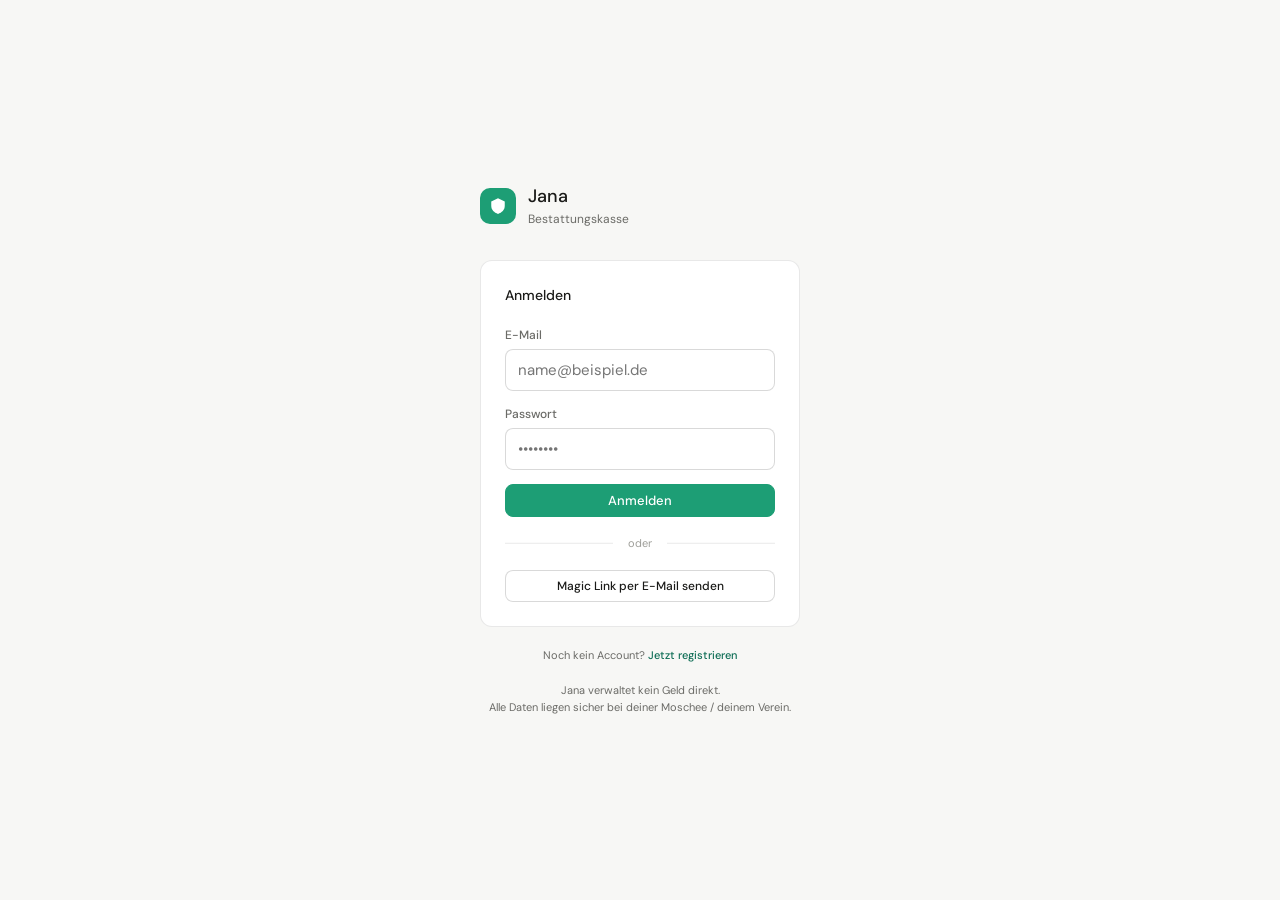
<file: login.html>
<!DOCTYPE html>
<html lang="de">
<head>
  <meta charset="UTF-8">
  <meta name="viewport" content="width=device-width, initial-scale=1.0">
  <title>Jana – Anmelden</title>
  <link rel="stylesheet" href="/css/main.css">
  <style>
    body { display: flex; align-items: center; justify-content: center; min-height: 100vh; background: var(--bg); }
    .login-wrap { width: 100%; max-width: 360px; padding: 20px; }
    .login-logo { display: flex; align-items: center; gap: 12px; margin-bottom: 32px; }
    .login-logo .logo-icon { width: 36px; height: 36px; border-radius: 10px; }
    .login-logo .logo-icon svg { width: 18px; height: 18px; }
    .login-name { font-size: 18px; font-weight: 500; }
    .login-desc { font-size: 12px; color: var(--text-muted); }
    .login-card { background: var(--bg-card); border: 0.5px solid var(--border); border-radius: var(--radius); padding: 24px; }
    .login-title { font-size: 14px; font-weight: 500; margin-bottom: 20px; }
    .login-form { display: flex; flex-direction: column; gap: 14px; }
    .login-divider { text-align: center; font-size: 11px; color: var(--text-faint); margin: 4px 0; position: relative; }
    .login-divider::before, .login-divider::after {
      content: ''; position: absolute; top: 50%; width: 40%; height: 0.5px;
      background: var(--border); transform: translateY(-50%);
    }
    .login-divider::before { left: 0; }
    .login-divider::after { right: 0; }
    .login-footer { margin-top: 20px; font-size: 11px; color: var(--text-muted); text-align: center; line-height: 1.6; }
    .error-msg { background: var(--red-light); color: var(--red); border-radius: var(--radius-sm); padding: 8px 12px; font-size: 12px; display: none; }
    .success-msg { background: var(--green-light); color: var(--green-dark); border-radius: var(--radius-sm); padding: 8px 12px; font-size: 12px; display: none; }
  </style>
</head>
<body>
<div class="login-wrap">
  <div class="login-logo">
    <div class="logo-icon">
      <svg viewBox="0 0 16 16" fill="white"><path d="M8 1L2 4v4c0 3.3 2.6 6 6 7 3.4-1 6-3.7 6-7V4L8 1z"/></svg>
    </div>
    <div>
      <div class="login-name">Jana</div>
      <div class="login-desc">Bestattungskasse</div>
    </div>
  </div>

  <div class="login-card">
    <div class="login-title">Anmelden</div>

    <div class="login-form">
      <!-- E-Mail + Passwort -->
      <div class="form-group">
        <label class="form-label">E-Mail</label>
        <input type="email" id="email" class="form-input" placeholder="name@beispiel.de" autocomplete="email">
      </div>
      <div class="form-group" id="pw-group">
        <label class="form-label">Passwort</label>
        <input type="password" id="password" class="form-input" placeholder="••••••••" autocomplete="current-password">
      </div>

      <div id="error-msg" class="error-msg"></div>
      <div id="success-msg" class="success-msg"></div>

      <button class="btn btn-primary" id="login-btn" style="width:100%; padding: 9px 14px; font-size: 13px;">
        Anmelden
      </button>

      <div class="login-divider">oder</div>

      <button class="btn" id="magic-btn" style="width:100%; padding: 9px 14px; font-size: 12px;">
        Magic Link per E-Mail senden
      </button>
    </div>
  </div>

  <div class="login-footer">
    Noch kein Account? <a href="/register.html" style="color:var(--green-dark);text-decoration:none;font-weight:500">Jetzt registrieren</a>
    <br><br>
    Jana verwaltet kein Geld direkt.<br>
    Alle Daten liegen sicher bei deiner Moschee / deinem Verein.
  </div>
</div>

<script type="module">
  import { supabase } from '/js/client.js';

  const emailEl    = document.getElementById('email');
  const pwEl       = document.getElementById('password');
  const loginBtn   = document.getElementById('login-btn');
  const magicBtn   = document.getElementById('magic-btn');
  const errorMsg   = document.getElementById('error-msg');
  const successMsg = document.getElementById('success-msg');

  function showErr(msg) {
    errorMsg.textContent = msg;
    errorMsg.style.display = 'block';
    successMsg.style.display = 'none';
  }
  function showSuccess(msg) {
    successMsg.textContent = msg;
    successMsg.style.display = 'block';
    errorMsg.style.display = 'none';
  }

  // Passwort-Login
  loginBtn.addEventListener('click', async () => {
    const email    = emailEl.value.trim();
    const password = pwEl.value;
    if (!email || !password) return showErr('Bitte E-Mail und Passwort eingeben.');

    loginBtn.disabled = true;
    loginBtn.textContent = 'Anmelden…';

    const { error } = await supabase.auth.signInWithPassword({ email, password });

    if (error) {
      showErr('Anmeldung fehlgeschlagen. Bitte prüfe deine Zugangsdaten.');
      loginBtn.disabled = false;
      loginBtn.textContent = 'Anmelden';
    } else {
      window.location.href = '/index.html';
    }
  });

  // Magic Link
  magicBtn.addEventListener('click', async () => {
    const email = emailEl.value.trim();
    if (!email) return showErr('Bitte zuerst E-Mail eingeben.');

    magicBtn.disabled = true;
    magicBtn.textContent = 'Wird gesendet…';

    const { error } = await supabase.auth.signInWithOtp({ email });

    if (error) {
      showErr('Fehler beim Senden. Bitte erneut versuchen.');
    } else {
      showSuccess(`Magic Link gesendet an ${email}. Bitte E-Mails prüfen.`);
      document.getElementById('pw-group').style.display = 'none';
    }
    magicBtn.disabled = false;
    magicBtn.textContent = 'Magic Link per E-Mail senden';
  });

  // Enter-Taste
  document.addEventListener('keydown', e => {
    if (e.key === 'Enter') loginBtn.click();
  });

  // Schon eingeloggt?
  const { data: { session } } = await supabase.auth.getSession();
  if (session) window.location.href = '/index.html';

  // Error-Param aus URL
  const params = new URLSearchParams(window.location.search);
  if (params.get('error') === 'no_membership') {
    showErr('Dein Account hat keine aktive Mitgliedschaft. Bitte Admin kontaktieren.');
  }
</script>
</body>
</html>
</file>
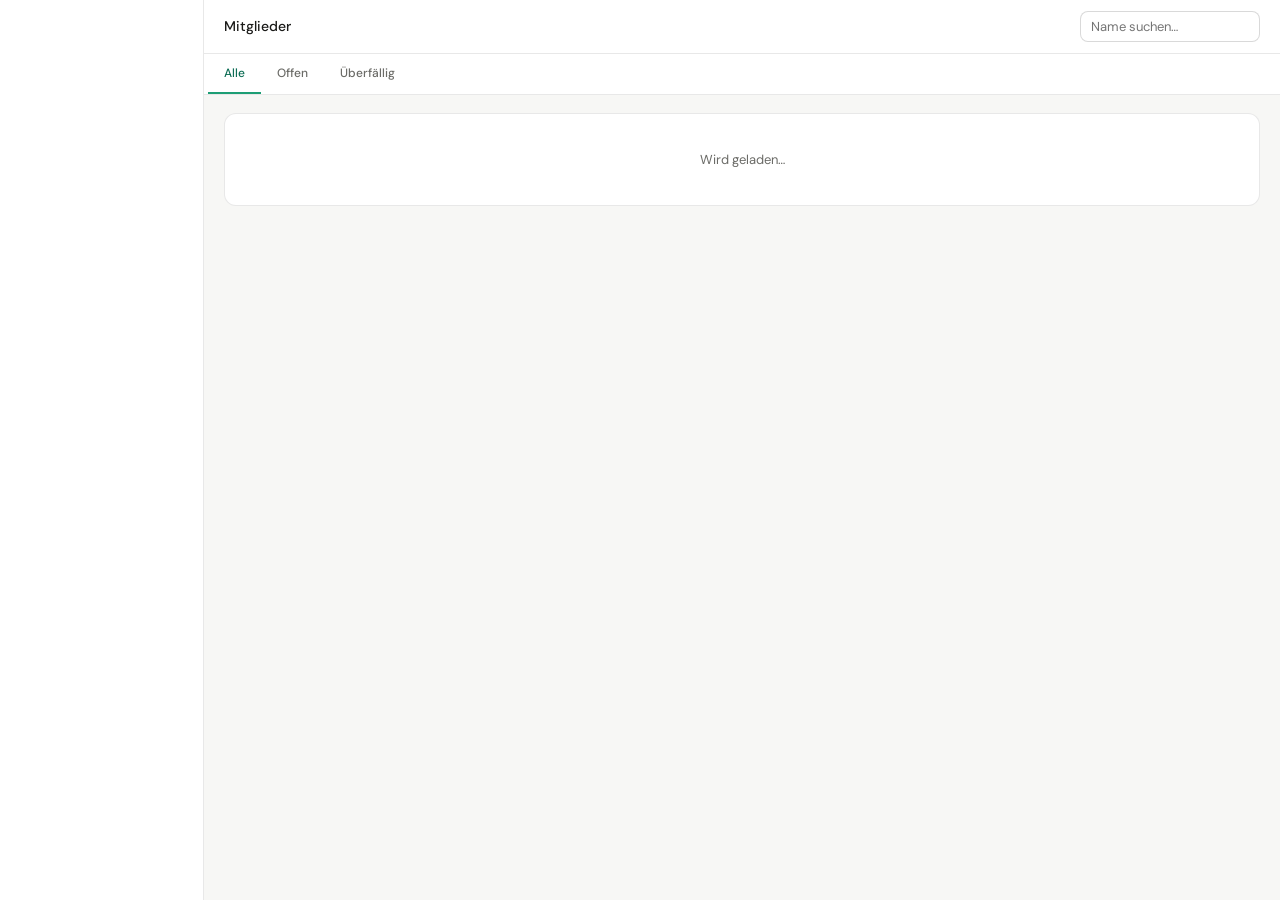
<file: members.html>
<!DOCTYPE html>
<html lang="de">
<head>
  <meta charset="UTF-8">
  <meta name="viewport" content="width=device-width, initial-scale=1.0, viewport-fit=cover">
  <title>Jana – Mitglieder</title>
  <link rel="stylesheet" href="/css/main.css">
</head>
<body>
<div class="layout">
  <aside class="sidebar" id="sidebar"></aside>
  <div class="main">
    <div class="topbar">
      <div class="topbar-title">Mitglieder</div>
      <div class="topbar-actions">
        <input type="text" id="search" class="form-input hide-mobile" placeholder="Name suchen…" style="width:180px;font-size:13px;padding:6px 10px">
      </div>
    </div>

    <div class="tab-bar" style="background:var(--bg-card);padding:0 4px">
      <div class="tab active" data-tab="alle">Alle <span id="count-alle"></span></div>
      <div class="tab" data-tab="offen">Offen <span id="count-offen"></span></div>
      <div class="tab" data-tab="ueberfaellig">Überfällig <span id="count-ueberfaellig"></span></div>
    </div>

    <!-- Mobile Suche -->
    <div style="padding:10px 14px;background:var(--bg-card);border-bottom:0.5px solid var(--border)" class="mobile-search">
      <input type="text" id="search-mobile" class="form-input" placeholder="Name suchen…">
    </div>

    <div class="content">
      <div class="card">
        <div id="members-table"><div class="empty-state">Wird geladen…</div></div>
      </div>
    </div>
  </div>
</div>

<!-- Modal: Zahlung eintragen -->
<div class="modal-overlay hidden" id="modal-pay">
  <div class="modal">
    <div class="modal-handle"></div>
    <div class="modal-header">
      <div class="modal-title" id="pay-title">Zahlung eintragen</div>
      <button class="modal-close" id="pay-close">×</button>
    </div>
    <div class="modal-body">
      <div class="form-group">
        <label class="form-label">Monat</label>
        <select id="pay-month" class="form-select"></select>
      </div>
      <div class="form-group">
        <label class="form-label">Betrag (€)</label>
        <input type="number" id="pay-amount" class="form-input" inputmode="decimal" step="0.01">
      </div>
      <div class="form-group">
        <label class="form-label">Notiz</label>
        <input type="text" id="pay-note" class="form-input" placeholder="z. B. bar übergeben">
      </div>
    </div>
    <div class="modal-footer">
      <button class="btn" id="pay-cancel">Abbrechen</button>
      <button class="btn btn-primary" id="pay-save">Speichern</button>
    </div>
  </div>
</div>

<style>
  @media (min-width: 701px) { .mobile-search { display: none; } }
</style>

<script type="module">
  import { requireAuth, isAdmin } from '/js/auth-guard.js';
  import { supabase, getCommunityId, writeAuditLog } from '/js/client.js';
  import { renderLayout, showToast, openModal, closeModal, formatDate, initials, monthLabel, formatEur } from '/js/ui.js';

  const membership = await requireAuth();
  if (!membership) throw new Error('not logged in');
  renderLayout('members');

  const communityId = getCommunityId();
  const now = new Date();
  const month = now.getMonth() + 1;
  const year  = now.getFullYear();

  let allMembers = [], paidIds = new Set(), prevPaidIds = new Set();
  let activeTab = 'alle', searchTerm = '';
  let activeMemberId = null, communityFee = 5;
  let activeMonth = month, activeYear = year;

  // Monats-Dropdown befüllen
  const payMonth = document.getElementById('pay-month');
  for (let i = 0; i < 6; i++) {
    const d = new Date(now.getFullYear(), now.getMonth() - i, 1);
    const opt = document.createElement('option');
    opt.value = `${d.getFullYear()}-${d.getMonth() + 1}`;
    opt.textContent = monthLabel(d.getMonth() + 1, d.getFullYear());
    if (i === 0) opt.selected = true;
    payMonth.appendChild(opt);
  }

  async function load() {
    const { data: comm } = await supabase.from('communities').select('monthly_fee').eq('id', communityId).single();
    communityFee = comm?.monthly_fee ?? 5;

    const { data } = await supabase
      .from('memberships')
      .select('id, joined_at, role, status, profiles(id, full_name, phone)')
      .eq('community_id', communityId)
      .order('joined_at');
    allMembers = data || [];

    const ids = allMembers.map(m => m.id);

    // Zahlungen diesen Monat
    const { data: p1 } = await supabase.from('payments').select('membership_id').in('membership_id', ids).eq('period_month', month).eq('period_year', year);
    paidIds = new Set(p1?.map(p => p.membership_id));

    // Vormonat für "überfällig"
    const pm = month === 1 ? 12 : month - 1;
    const py = month === 1 ? year - 1 : year;
    const { data: p2 } = await supabase.from('payments').select('membership_id').in('membership_id', ids).eq('period_month', pm).eq('period_year', py);
    prevPaidIds = new Set(p2?.map(p => p.membership_id));

    allMembers = allMembers.map(m => ({ ...m, paidThis: paidIds.has(m.id), paidPrev: prevPaidIds.has(m.id) }));
    updateCounts();
    renderTable();
  }

  function updateCounts() {
    const active = allMembers.filter(m => m.status === 'aktiv');
    document.getElementById('count-alle').textContent        = `(${active.length})`;
    document.getElementById('count-offen').textContent       = `(${active.filter(m => !m.paidThis).length})`;
    document.getElementById('count-ueberfaellig').textContent = `(${active.filter(m => !m.paidThis && !m.paidPrev).length})`;
  }

  function getFiltered() {
    let list = allMembers.filter(m => m.status === 'aktiv');
    if (activeTab === 'offen')        list = list.filter(m => !m.paidThis);
    if (activeTab === 'ueberfaellig') list = list.filter(m => !m.paidThis && !m.paidPrev);
    if (searchTerm) {
      const q = searchTerm.toLowerCase();
      list = list.filter(m => m.profiles?.full_name?.toLowerCase().includes(q));
    }
    return list;
  }

  function renderTable() {
    const list = getFiltered();
    if (!list.length) {
      document.getElementById('members-table').innerHTML = '<div class="empty-state">Keine Mitglieder gefunden</div>';
      return;
    }
    document.getElementById('members-table').innerHTML = list.map(m => {
      const name = m.profiles?.full_name || '—';
      const pill = m.paidThis
        ? '<span class="pill pill-green">Bezahlt</span>'
        : m.paidPrev
          ? '<span class="pill pill-amber">Offen</span>'
          : '<span class="pill pill-red">Überfällig</span>';

      const actionBtn = isAdmin() && !m.paidThis
        ? `<button class="btn btn-sm btn-primary" onclick="openPay('${m.id}','${name}')">Eintragen</button>`
        : '';

      return `<div class="row" style="grid-template-columns:30px 1fr auto${isAdmin() && !m.paidThis ? ' 80px' : ''}">
        <div class="avatar ${m.paidThis ? 'av-green' : 'av-gray'}">${initials(name)}</div>
        <div>
          <div class="name-line">${name}</div>
          <div class="sub-line">${m.profiles?.phone || `seit ${formatDate(m.joined_at)}`}</div>
        </div>
        ${pill}
        ${actionBtn}
      </div>`;
    }).join('');
  }

  // Zahlung eintragen
  window.openPay = (id, name) => {
    activeMemberId = id;
    document.getElementById('pay-title').textContent = `Zahlung — ${name}`;
    document.getElementById('pay-amount').value = communityFee;
    document.getElementById('pay-note').value   = '';
    payMonth.selectedIndex = 0;
    openModal('modal-pay');
  };

  document.getElementById('pay-close').addEventListener('click',  () => closeModal('modal-pay'));
  document.getElementById('pay-cancel').addEventListener('click', () => closeModal('modal-pay'));

  document.getElementById('pay-save').addEventListener('click', async () => {
    const amount = parseFloat(document.getElementById('pay-amount').value);
    const note   = document.getElementById('pay-note').value.trim();
    const [y, m] = document.getElementById('pay-month').value.split('-');
    if (!amount) return showToast('Betrag eingeben', 'error');

    const btn = document.getElementById('pay-save');
    btn.disabled = true;

    const user = (await supabase.auth.getUser()).data.user;
    const selMonth = parseInt(m), selYear = parseInt(y);

    const { error } = await supabase.from('payments').insert({
      membership_id: activeMemberId,
      amount, note,
      period_month: selMonth,
      period_year:  selYear,
      paid_at:      new Date().toISOString(),
      recorded_by:  user?.id,
    });

    if (error?.code === '23505') {
      showToast('Zahlung für diesen Monat bereits eingetragen', 'error');
      btn.disabled = false;
      return;
    }
    if (error) { showToast('Fehler', 'error'); btn.disabled = false; return; }

    await supabase.from('transactions').insert({
      community_id: communityId,
      amount,
      direction:    'eingang',
      description:  `Beitrag ${monthLabel(selMonth, selYear)} — ${document.getElementById('pay-title').textContent.replace('Zahlung — ','')}`,
      recorded_by:  user?.id,
    });

    await writeAuditLog(
      `Beitrag eingetragen: ${document.getElementById('pay-title').textContent.replace('Zahlung — ','')} ${monthLabel(selMonth, selYear)}`,
      'payment', activeMemberId
    );

    showToast('Zahlung gespeichert');
    closeModal('modal-pay');
    btn.disabled = false;
    await load();
  });

  // Tabs
  document.querySelectorAll('.tab').forEach(tab => tab.addEventListener('click', () => {
    document.querySelectorAll('.tab').forEach(t => t.classList.remove('active'));
    tab.classList.add('active');
    activeTab = tab.dataset.tab;
    renderTable();
  }));

  // Suche Desktop + Mobile
  document.getElementById('search').addEventListener('input', e => { searchTerm = e.target.value; renderTable(); });
  document.getElementById('search-mobile').addEventListener('input', e => { searchTerm = e.target.value; renderTable(); });

  await load();
</script>
</body>
</html>
</file>
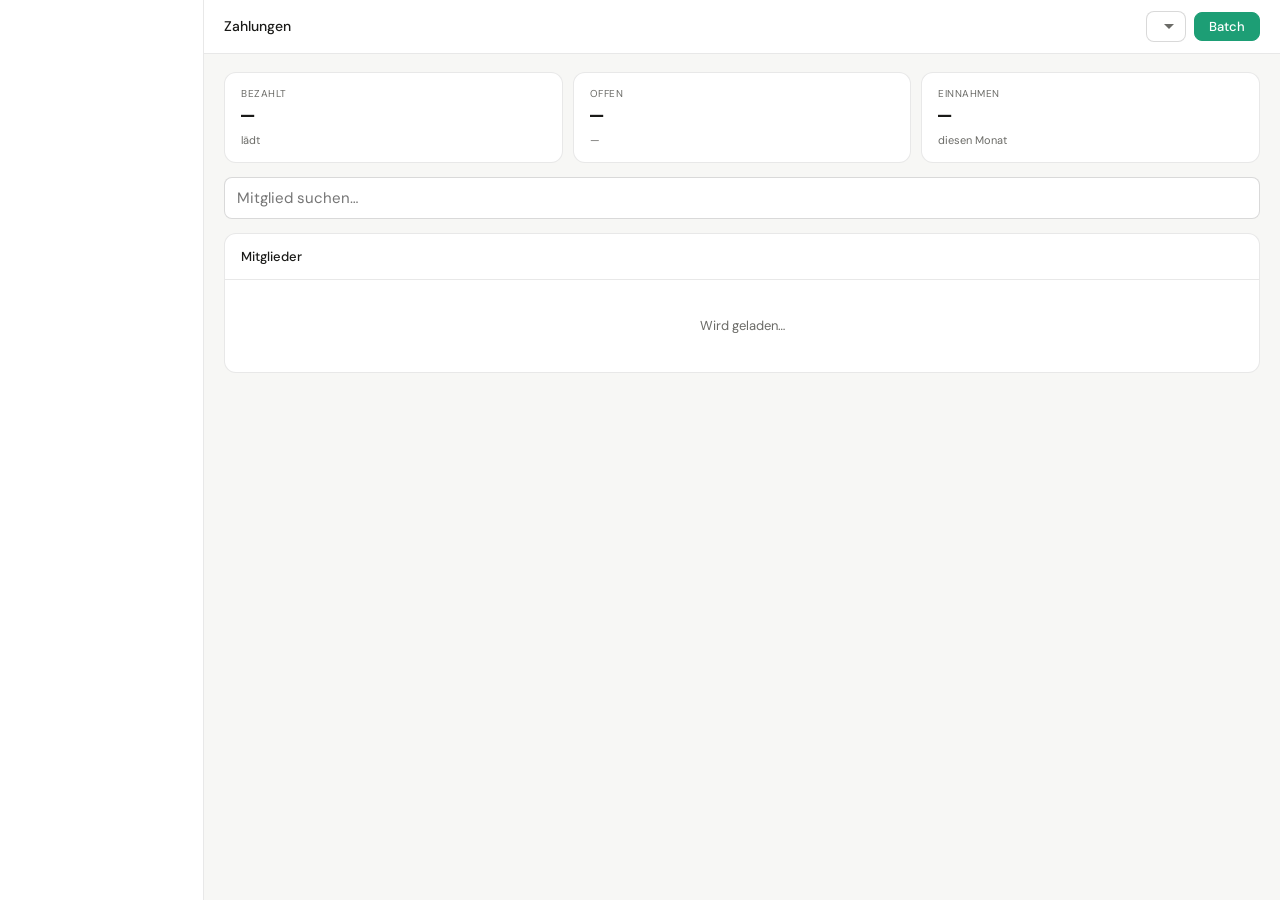
<file: payments.html>
<!DOCTYPE html>
<html lang="de">
<head>
  <meta charset="UTF-8">
  <meta name="viewport" content="width=device-width, initial-scale=1.0, viewport-fit=cover">
  <title>Jana – Zahlungen</title>
  <link rel="stylesheet" href="/css/main.css">
</head>
<body>
<div class="layout">
  <aside class="sidebar" id="sidebar"></aside>
  <div class="main">
    <div class="topbar">
      <div class="topbar-title">Zahlungen</div>
      <div class="topbar-actions">
        <select id="month-select" class="form-select" style="font-size:13px;padding:6px 28px 6px 10px;width:auto"></select>
        <button class="btn btn-primary" id="batch-btn">Batch</button>
      </div>
    </div>

    <div class="content">
      <!-- Zusammenfassung -->
      <div class="metric-grid">
        <div class="metric">
          <div class="metric-label">Bezahlt</div>
          <div class="metric-value" id="s-paid">—</div>
          <div class="metric-sub" id="s-pct">lädt</div>
        </div>
        <div class="metric">
          <div class="metric-label">Offen</div>
          <div class="metric-value" id="s-open">—</div>
          <div class="metric-sub" id="s-eur">—</div>
        </div>
        <div class="metric">
          <div class="metric-label">Einnahmen</div>
          <div class="metric-value" id="s-rev">—</div>
          <div class="metric-sub">diesen Monat</div>
        </div>
      </div>

      <!-- Suche -->
      <div>
        <input type="text" id="search" class="form-input" placeholder="Mitglied suchen…">
      </div>

      <!-- Mitgliederliste -->
      <div class="card">
        <div class="card-header">
          <div class="card-title" id="table-title">Mitglieder</div>
        </div>
        <div id="payments-table"><div class="empty-state">Wird geladen…</div></div>
      </div>
    </div>
  </div>
</div>

<!-- Modal: Einzelzahlung -->
<div class="modal-overlay hidden" id="modal-payment">
  <div class="modal">
    <div class="modal-handle"></div>
    <div class="modal-header">
      <div class="modal-title" id="mp-title">Zahlung eintragen</div>
      <button class="modal-close" id="mp-close">×</button>
    </div>
    <div class="modal-body">
      <div class="form-group">
        <label class="form-label">Mitglied</label>
        <input type="text" id="mp-member" class="form-input" disabled>
      </div>
      <div class="form-group">
        <label class="form-label">Betrag (€)</label>
        <input type="number" id="mp-amount" class="form-input" inputmode="decimal" step="0.01">
      </div>
      <div class="form-group">
        <label class="form-label">Notiz</label>
        <input type="text" id="mp-note" class="form-input" placeholder="z. B. bar">
      </div>
    </div>
    <div class="modal-footer">
      <button class="btn" id="mp-cancel">Abbrechen</button>
      <button class="btn btn-primary" id="mp-save">Speichern</button>
    </div>
  </div>
</div>

<!-- Modal: Batch -->
<div class="modal-overlay hidden" id="modal-batch">
  <div class="modal">
    <div class="modal-handle"></div>
    <div class="modal-header">
      <div class="modal-title">Batch-Eintrag</div>
      <button class="modal-close" id="mb-close">×</button>
    </div>
    <div class="modal-body">
      <p style="font-size:13px;color:var(--text-muted)">Wähle alle Mitglieder, die diesen Monat gezahlt haben:</p>
      <div id="batch-list" style="max-height:50vh;overflow-y:auto;border:0.5px solid var(--border);border-radius:var(--radius-sm)"></div>
    </div>
    <div class="modal-footer">
      <button class="btn" id="mb-cancel">Abbrechen</button>
      <button class="btn btn-primary" id="mb-save">Ausgewählte speichern</button>
    </div>
  </div>
</div>

<script type="module">
  import { requireAuth, isAdmin } from '/js/auth-guard.js';
  import { supabase, getCommunityId, writeAuditLog } from '/js/client.js';
  import { renderLayout, showToast, openModal, closeModal, formatEur, initials, monthLabel } from '/js/ui.js';

  const membership = await requireAuth();
  if (!membership) throw new Error('not logged in');
  renderLayout('payments');
  const communityId = getCommunityId();
  if (!isAdmin()) document.getElementById('batch-btn').style.display = 'none';

  const monthSelect = document.getElementById('month-select');
  const today = new Date();
  for (let i = 0; i < 12; i++) {
    const d = new Date(today.getFullYear(), today.getMonth() - i, 1);
    const opt = document.createElement('option');
    opt.value = `${d.getFullYear()}-${d.getMonth() + 1}`;
    opt.textContent = monthLabel(d.getMonth() + 1, d.getFullYear());
    if (i === 0) opt.selected = true;
    monthSelect.appendChild(opt);
  }

  let selMonth, selYear, allMembers = [], paidMap = {}, communityFee = 5, searchTerm = '', activeMemberId = null;

  async function loadMonth() {
    const [y, m] = monthSelect.value.split('-');
    selYear = parseInt(y); selMonth = parseInt(m);
    document.getElementById('table-title').textContent = monthLabel(selMonth, selYear);
    const { data: comm } = await supabase.from('communities').select('monthly_fee').eq('id', communityId).single();
    communityFee = comm?.monthly_fee ?? 5;
    const { data: members } = await supabase.from('memberships').select('id, joined_at, profiles(full_name)').eq('community_id', communityId).eq('status', 'aktiv').order('joined_at');
    allMembers = members || [];
    const ids = allMembers.map(m => m.id);
    const { data: payments } = await supabase.from('payments').select('membership_id, amount, note').in('membership_id', ids).eq('period_month', selMonth).eq('period_year', selYear);
    paidMap = {};
    payments?.forEach(p => { paidMap[p.membership_id] = p; });
    updateSummary(); renderTable(); renderBatch();
  }

  function updateSummary() {
    const total = allMembers.length, paid = Object.keys(paidMap).length, open = total - paid;
    const pct = total ? Math.round((paid / total) * 100) : 0;
    document.getElementById('s-paid').textContent = `${paid} / ${total}`;
    document.getElementById('s-pct').textContent  = `${pct} % bezahlt`;
    document.getElementById('s-pct').className    = `metric-sub ${pct >= 80 ? 'good' : 'warn'}`;
    document.getElementById('s-open').textContent = open;
    document.getElementById('s-eur').textContent  = `${formatEur(open * communityFee)}`;
    document.getElementById('s-rev').textContent  = formatEur(paid * communityFee);
  }

  function renderTable() {
    const q = searchTerm.toLowerCase();
    const list = allMembers.filter(m => !q || m.profiles?.full_name?.toLowerCase().includes(q));
    if (!list.length) { document.getElementById('payments-table').innerHTML = '<div class="empty-state">Keine Mitglieder</div>'; return; }
    document.getElementById('payments-table').innerHTML = list.map(m => {
      const name = m.profiles?.full_name || '—';
      const paid = paidMap[m.id];
      return `<div class="row" style="grid-template-columns:30px 1fr auto ${!paid && isAdmin() ? '70px' : ''}">
        <div class="avatar ${paid ? 'av-green' : 'av-gray'}">${initials(name)}</div>
        <div>
          <div class="name-line">${name}</div>
          <div class="sub-line">${paid ? `${formatEur(paid.amount)} — ${paid.note || 'eingetragen'}` : 'noch offen'}</div>
        </div>
        <span class="pill ${paid ? 'pill-green' : 'pill-amber'}">${paid ? 'Bezahlt' : 'Offen'}</span>
        ${!paid && isAdmin() ? `<button class="btn btn-sm btn-primary" onclick="openPay('${m.id}','${name}')">Eintragen</button>` : ''}
      </div>`;
    }).join('');
  }

  function renderBatch() {
    const unpaid = allMembers.filter(m => !paidMap[m.id]);
    document.getElementById('batch-list').innerHTML = unpaid.map(m => `
      <label style="display:flex;align-items:center;gap:12px;padding:11px 14px;border-bottom:0.5px solid var(--border);cursor:pointer;font-size:13px">
        <input type="checkbox" data-id="${m.id}" style="width:18px;height:18px;accent-color:var(--green);flex-shrink:0">
        <div class="avatar av-gray" style="width:26px;height:26px;font-size:10px;flex-shrink:0">${initials(m.profiles?.full_name)}</div>
        <span>${m.profiles?.full_name || '—'}</span>
      </label>`).join('') || '<div class="empty-state">Alle haben gezahlt! 🎉</div>';
  }

  window.openPay = (id, name) => {
    activeMemberId = id;
    document.getElementById('mp-member').value = name;
    document.getElementById('mp-amount').value = communityFee;
    document.getElementById('mp-note').value   = '';
    document.getElementById('mp-title').textContent = `Zahlung — ${name}`;
    openModal('modal-payment');
  };

  document.getElementById('mp-close').addEventListener('click',  () => closeModal('modal-payment'));
  document.getElementById('mp-cancel').addEventListener('click', () => closeModal('modal-payment'));
  document.getElementById('mp-save').addEventListener('click', async () => {
    const amount = parseFloat(document.getElementById('mp-amount').value);
    const note   = document.getElementById('mp-note').value.trim();
    if (!amount) return showToast('Betrag eingeben', 'error');
    const btn = document.getElementById('mp-save'); btn.disabled = true;
    const user = (await supabase.auth.getUser()).data.user;
    const { error } = await supabase.from('payments').insert({ membership_id: activeMemberId, amount, note, period_month: selMonth, period_year: selYear, paid_at: new Date().toISOString(), recorded_by: user?.id });
    if (error) { showToast('Fehler', 'error'); btn.disabled = false; return; }
    await supabase.from('transactions').insert({ community_id: communityId, amount, direction: 'eingang', description: `Beitrag ${monthLabel(selMonth, selYear)} — ${document.getElementById('mp-member').value}`, recorded_by: user?.id });
    await writeAuditLog(`Beitrag: ${document.getElementById('mp-member').value} ${monthLabel(selMonth, selYear)}`, 'payment', activeMemberId);
    showToast('Gespeichert'); closeModal('modal-payment'); btn.disabled = false; await loadMonth();
  });

  document.getElementById('batch-btn').addEventListener('click', () => openModal('modal-batch'));
  document.getElementById('mb-close').addEventListener('click',  () => closeModal('modal-batch'));
  document.getElementById('mb-cancel').addEventListener('click', () => closeModal('modal-batch'));
  document.getElementById('mb-save').addEventListener('click', async () => {
    const checked = [...document.querySelectorAll('#batch-list input:checked')];
    if (!checked.length) return showToast('Niemanden ausgewählt', 'error');
    const btn = document.getElementById('mb-save'); btn.disabled = true; btn.textContent = '…';
    const user = (await supabase.auth.getUser()).data.user;
    await supabase.from('payments').insert(checked.map(c => ({ membership_id: c.dataset.id, amount: communityFee, period_month: selMonth, period_year: selYear, paid_at: new Date().toISOString(), recorded_by: user?.id })));
    await supabase.from('transactions').insert({ community_id: communityId, amount: communityFee * checked.length, direction: 'eingang', description: `Batch ${monthLabel(selMonth, selYear)} — ${checked.length} Mitglieder`, recorded_by: user?.id });
    await writeAuditLog(`Batch: ${checked.length} Zahlungen ${monthLabel(selMonth, selYear)}`, 'payment', null);
    showToast(`${checked.length} Zahlungen eingetragen`); closeModal('modal-batch'); btn.disabled = false; btn.textContent = 'Ausgewählte speichern';
    await loadMonth();
  });

  document.getElementById('search').addEventListener('input', e => { searchTerm = e.target.value; renderTable(); });
  monthSelect.addEventListener('change', loadMonth);
  await loadMonth();
</script>
</body>
</html>
</file>
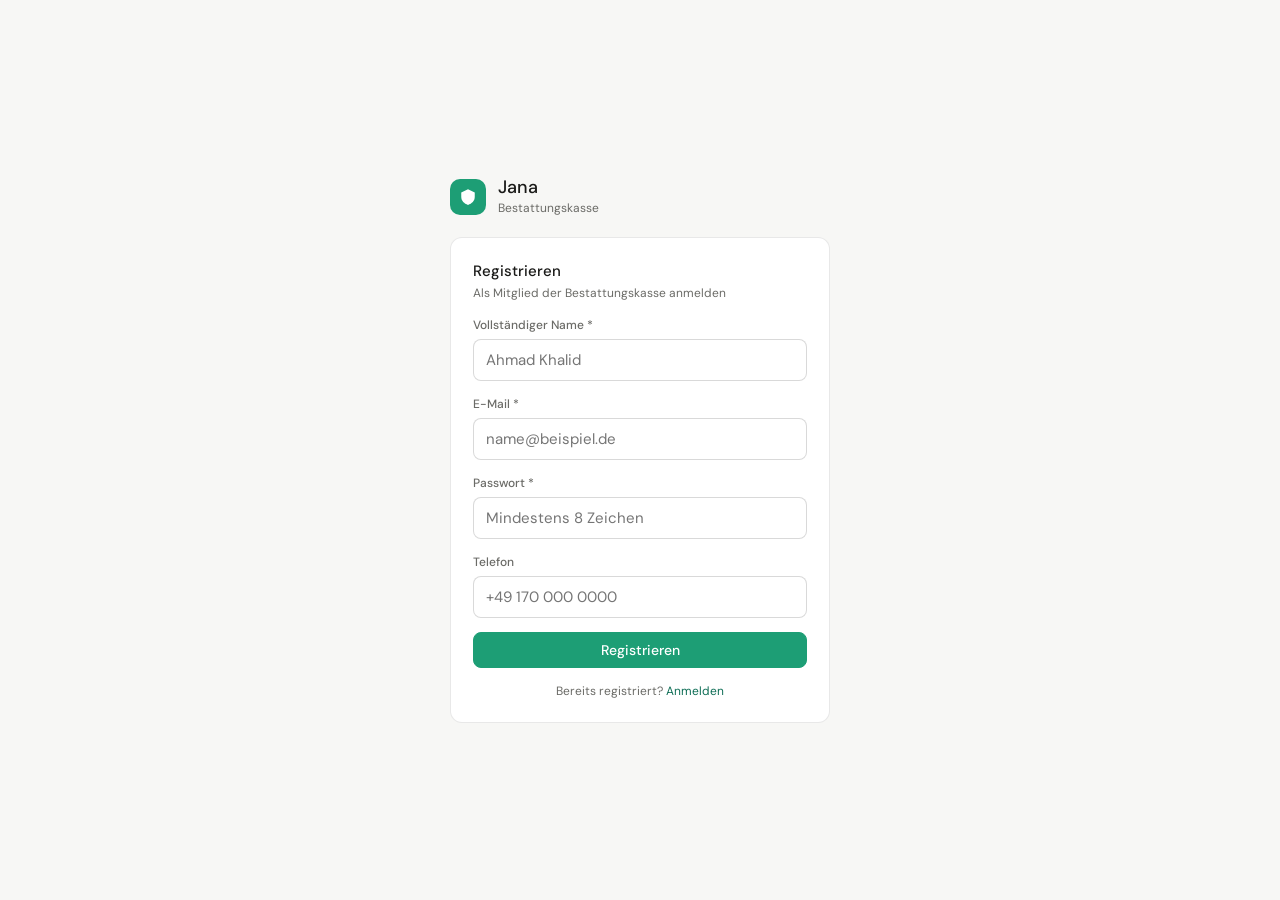
<file: register.html>
<!DOCTYPE html>
<html lang="de">
<head>
  <meta charset="UTF-8">
  <meta name="viewport" content="width=device-width, initial-scale=1.0, viewport-fit=cover">
  <title>Jana – Registrieren</title>
  <link rel="stylesheet" href="/css/main.css">
  <style>
    body { display:flex; align-items:center; justify-content:center; min-height:100vh; padding:20px; }
    .wrap { width:100%; max-width:380px; display:flex; flex-direction:column; gap:20px; }
    .logo-row { display:flex; align-items:center; gap:12px; }
    .logo-icon { width:36px; height:36px; background:var(--green); border-radius:10px; display:flex; align-items:center; justify-content:center; flex-shrink:0; }
    .logo-icon svg { width:18px; height:18px; fill:white; }
    .logo-name { font-size:18px; font-weight:500; }
    .logo-sub  { font-size:12px; color:var(--text-muted); }
    .card-body { padding:22px; display:flex; flex-direction:column; gap:14px; }
    .card-title { font-size:15px; font-weight:500; margin-bottom:2px; }
    .card-sub   { font-size:12px; color:var(--text-muted); }
    .msg { border-radius:var(--radius-sm); padding:9px 12px; font-size:13px; display:none; }
    .msg-error   { background:var(--red-light);   color:var(--red); }
    .msg-success { background:var(--green-light); color:var(--green-dark); }
    .login-link  { text-align:center; font-size:12px; color:var(--text-muted); }
    .login-link a{ color:var(--green-dark); text-decoration:none; }
  </style>
</head>
<body>
<div class="wrap">
  <div class="logo-row">
    <div class="logo-icon">
      <svg viewBox="0 0 16 16"><path d="M8 1L2 4v4c0 3.3 2.6 6 6 7 3.4-1 6-3.7 6-7V4L8 1z"/></svg>
    </div>
    <div>
      <div class="logo-name">Jana</div>
      <div class="logo-sub">Bestattungskasse</div>
    </div>
  </div>

  <div class="card">
    <div class="card-body">
      <div>
        <div class="card-title">Registrieren</div>
        <div class="card-sub">Als Mitglied der Bestattungskasse anmelden</div>
      </div>

      <div class="form-group">
        <label class="form-label">Vollständiger Name *</label>
        <input type="text" id="name" class="form-input" placeholder="Ahmad Khalid" autocomplete="name">
      </div>
      <div class="form-group">
        <label class="form-label">E-Mail *</label>
        <input type="email" id="email" class="form-input" placeholder="name@beispiel.de" autocomplete="email">
      </div>
      <div class="form-group">
        <label class="form-label">Passwort *</label>
        <input type="password" id="password" class="form-input" placeholder="Mindestens 8 Zeichen" autocomplete="new-password">
      </div>
      <div class="form-group">
        <label class="form-label">Telefon</label>
        <input type="tel" id="phone" class="form-input" placeholder="+49 170 000 0000" autocomplete="tel">
      </div>

      <div id="msg-error"   class="msg msg-error"></div>
      <div id="msg-success" class="msg msg-success"></div>

      <button class="btn btn-primary" id="reg-btn" style="width:100%;padding:10px;font-size:14px">
        Registrieren
      </button>

      <div class="login-link">
        Bereits registriert? <a href="/login.html">Anmelden</a>
      </div>
    </div>
  </div>
</div>

<script type="module">
  import { supabase } from '/js/client.js';

  const COMMUNITY_SLUG = 'jana-haupt'; // ← muss mit deinem slug übereinstimmen

  function showError(msg)   { const el = document.getElementById('msg-error');   el.textContent = msg; el.style.display = 'block'; document.getElementById('msg-success').style.display = 'none'; }
  function showSuccess(msg) { const el = document.getElementById('msg-success'); el.textContent = msg; el.style.display = 'block'; document.getElementById('msg-error').style.display = 'none'; }

  // Schon eingeloggt?
  const { data: { session } } = await supabase.auth.getSession();
  if (session) window.location.href = '/index.html';

  document.getElementById('reg-btn').addEventListener('click', async () => {
    const name     = document.getElementById('name').value.trim();
    const email    = document.getElementById('email').value.trim();
    const password = document.getElementById('password').value;
    const phone    = document.getElementById('phone').value.trim();

    if (!name)            return showError('Name ist Pflichtfeld.');
    if (!email)           return showError('E-Mail ist Pflichtfeld.');
    if (password.length < 8) return showError('Passwort muss mindestens 8 Zeichen haben.');

    const btn = document.getElementById('reg-btn');
    btn.disabled = true;
    btn.textContent = 'Wird registriert…';

    // 1. Supabase Auth User anlegen
    const { data: authData, error: authErr } = await supabase.auth.signUp({
      email,
      password,
      options: { data: { full_name: name } }
    });

    if (authErr) {
      showError(authErr.message === 'User already registered'
        ? 'Diese E-Mail ist bereits registriert. Bitte einloggen.'
        : `Fehler: ${authErr.message}`);
      btn.disabled = false;
      btn.textContent = 'Registrieren';
      return;
    }

    const userId = authData.user?.id;
    if (!userId) {
      showError('Fehler beim Anlegen des Accounts. Bitte erneut versuchen.');
      btn.disabled = false;
      btn.textContent = 'Registrieren';
      return;
    }

    // 2. Profil aktualisieren (Trigger hat es bereits angelegt)
    await supabase.from('profiles').upsert({
      id: userId,
      full_name: name,
      phone: phone || null,
    });

    // 3. Community laden
    const { data: community } = await supabase
      .from('communities')
      .select('id')
      .eq('slug', COMMUNITY_SLUG)
      .single();

    if (!community) {
      showError('Community nicht gefunden. Bitte Admin kontaktieren.');
      btn.disabled = false;
      btn.textContent = 'Registrieren';
      return;
    }

    // 4. Membership anlegen
    const { error: memErr } = await supabase.from('memberships').insert({
      profile_id:   userId,
      community_id: community.id,
      role:         'mitglied',
      status:       'aktiv',
      joined_at:    new Date().toISOString().split('T')[0],
    });

    if (memErr && memErr.code !== '23505') { // 23505 = bereits vorhanden
      showError('Membership konnte nicht angelegt werden. Bitte Admin kontaktieren.');
      btn.disabled = false;
      btn.textContent = 'Registrieren';
      return;
    }

    // 5. Weiterleitung
    showSuccess('Erfolgreich registriert! Du wirst weitergeleitet…');
    setTimeout(() => window.location.href = '/index.html', 1500);
  });
</script>
</body>
</html>
</file>
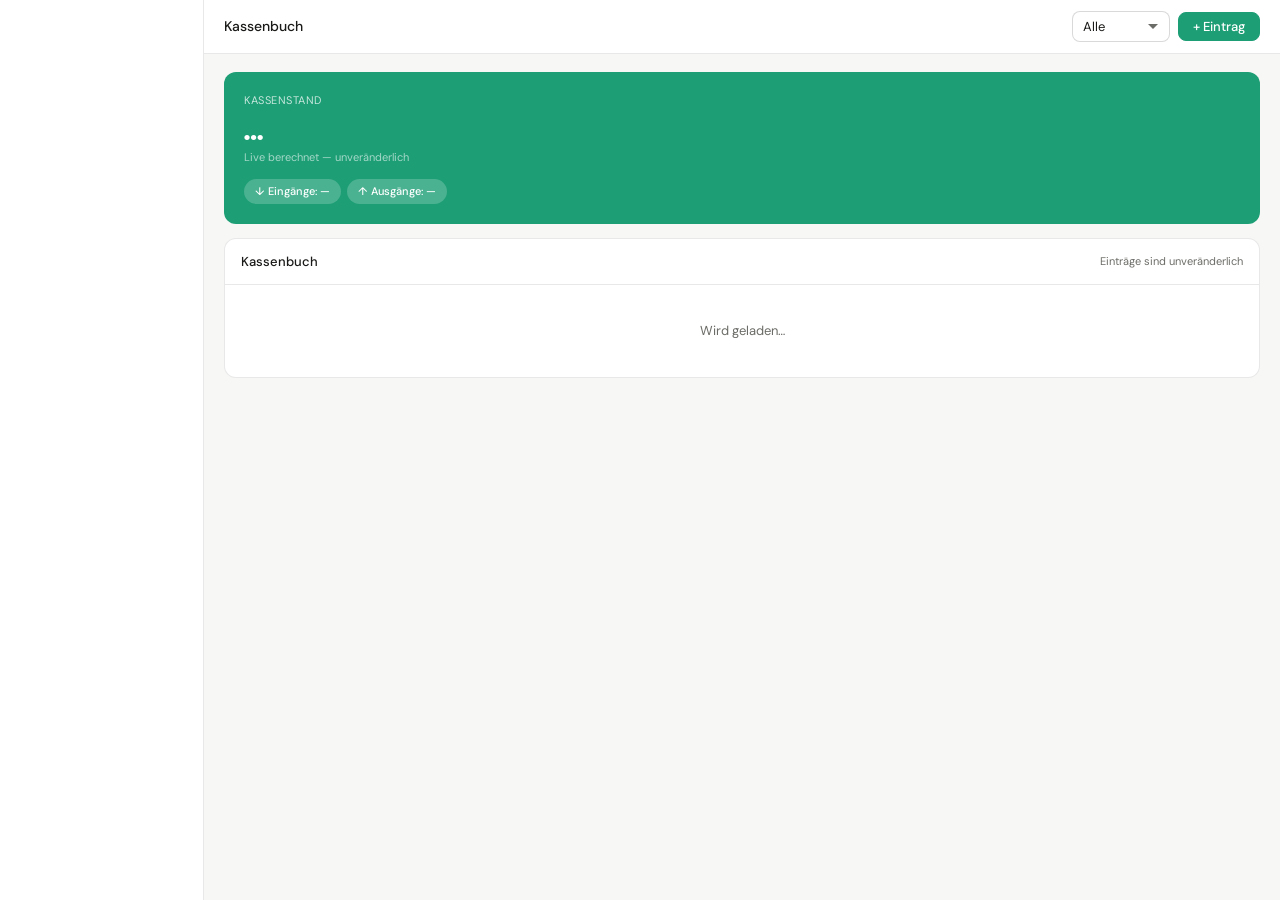
<file: transactions.html>
<!DOCTYPE html>
<html lang="de">
<head>
  <meta charset="UTF-8">
  <meta name="viewport" content="width=device-width, initial-scale=1.0, viewport-fit=cover">
  <title>Jana – Transaktionen</title>
  <link rel="stylesheet" href="/css/main.css">
</head>
<body>
<div class="layout">
  <aside class="sidebar" id="sidebar"></aside>
  <div class="main">
    <div class="topbar">
      <div class="topbar-title">Kassenbuch</div>
      <div class="topbar-actions">
        <select id="filter-dir" class="form-select" style="font-size:13px;padding:6px 28px 6px 10px;width:auto">
          <option value="">Alle</option>
          <option value="eingang">Eingänge</option>
          <option value="ausgang">Ausgänge</option>
        </select>
        <button class="btn btn-primary" id="manual-btn">+ Eintrag</button>
      </div>
    </div>

    <div class="content">
      <div class="balance-banner">
        <div>
          <div class="balance-label">Kassenstand</div>
          <div class="balance-amount" id="balance">…</div>
          <div class="balance-meta">Live berechnet — unveränderlich</div>
        </div>
        <div class="balance-badges">
          <div class="balance-badge" id="b-in">↓ Eingänge: —</div>
          <div class="balance-badge" id="b-out">↑ Ausgänge: —</div>
        </div>
      </div>

      <div class="card">
        <div class="card-header">
          <div class="card-title">Kassenbuch</div>
          <div class="text-small text-muted">Einträge sind unveränderlich</div>
        </div>
        <div id="tx-table"><div class="empty-state">Wird geladen…</div></div>
      </div>
    </div>
  </div>
</div>

<!-- Modal: Manuelle Buchung -->
<div class="modal-overlay hidden" id="modal-manual">
  <div class="modal">
    <div class="modal-handle"></div>
    <div class="modal-header">
      <div class="modal-title">Manuelle Buchung</div>
      <button class="modal-close" id="mm-close">×</button>
    </div>
    <div class="modal-body">
      <div class="form-group">
        <label class="form-label">Richtung *</label>
        <select id="mm-dir" class="form-select">
          <option value="eingang">Eingang (+ zur Kasse)</option>
          <option value="ausgang">Ausgang (− aus Kasse)</option>
        </select>
      </div>
      <div class="form-group">
        <label class="form-label">Betrag (€) *</label>
        <input type="number" id="mm-amount" class="form-input" inputmode="decimal" step="0.01" placeholder="0.00">
      </div>
      <div class="form-group">
        <label class="form-label">Beschreibung *</label>
        <input type="text" id="mm-desc" class="form-input" placeholder="z. B. Sonderzahlung">
      </div>
      <div class="info-box amber">Manuelle Buchungen können nicht gelöscht werden. Bei Fehler bitte Gegenbuchung anlegen.</div>
    </div>
    <div class="modal-footer">
      <button class="btn" id="mm-cancel">Abbrechen</button>
      <button class="btn btn-primary" id="mm-save">Buchen</button>
    </div>
  </div>
</div>

<script type="module">
  import { requireAuth, isAdmin } from '/js/auth-guard.js';
  import { supabase, getCommunityId, writeAuditLog } from '/js/client.js';
  import { renderLayout, showToast, openModal, closeModal, formatEur, formatDate } from '/js/ui.js';

  const membership = await requireAuth();
  if (!membership) throw new Error('not logged in');
  renderLayout('transactions');
  const communityId = getCommunityId();
  if (!isAdmin()) document.getElementById('manual-btn').style.display = 'none';
  let filterDir = '';

  async function load() {
    const { data: bal } = await supabase.from('community_balance').select('*').eq('community_id', communityId).single();
    document.getElementById('balance').textContent = formatEur(bal?.balance ?? 0);
    document.getElementById('b-in').textContent    = `↓ ${formatEur(bal?.total_in ?? 0)}`;
    document.getElementById('b-out').textContent   = `↑ ${formatEur(bal?.total_out ?? 0)}`;

    let q = supabase.from('transactions').select('*, profiles(full_name)').eq('community_id', communityId).order('created_at', { ascending: false });
    if (filterDir) q = q.eq('direction', filterDir);
    const { data: txs } = await q;

    if (!txs?.length) { document.getElementById('tx-table').innerHTML = '<div class="empty-state">Keine Transaktionen</div>'; return; }
    document.getElementById('tx-table').innerHTML = txs.map(tx => {
      const isIn = tx.direction === 'eingang';
      return `<div class="row" style="grid-template-columns:30px 1fr auto">
        <div class="avatar" style="background:${isIn ? 'var(--green-light)' : 'var(--red-light)'};color:${isIn ? 'var(--green-dark)' : 'var(--red)'};font-size:15px;font-weight:500">${isIn ? '↓' : '↑'}</div>
        <div>
          <div class="name-line">${tx.description}</div>
          <div class="sub-line">${formatDate(tx.created_at)} · ${tx.profiles?.full_name || '—'}</div>
        </div>
        <div class="${isIn ? 'mono-green' : 'mono-red'}">${isIn ? '+' : '−'}${formatEur(tx.amount)}</div>
      </div>`;
    }).join('');
  }

  document.getElementById('filter-dir').addEventListener('change', e => { filterDir = e.target.value; load(); });
  document.getElementById('manual-btn').addEventListener('click', () => openModal('modal-manual'));
  document.getElementById('mm-close').addEventListener('click',  () => closeModal('modal-manual'));
  document.getElementById('mm-cancel').addEventListener('click', () => closeModal('modal-manual'));
  document.getElementById('mm-save').addEventListener('click', async () => {
    const dir = document.getElementById('mm-dir').value;
    const amount = parseFloat(document.getElementById('mm-amount').value);
    const desc   = document.getElementById('mm-desc').value.trim();
    if (!amount || !desc) return showToast('Alle Felder ausfüllen', 'error');
    const btn = document.getElementById('mm-save'); btn.disabled = true;
    const user = (await supabase.auth.getUser()).data.user;
    await supabase.from('transactions').insert({ community_id: communityId, amount, direction: dir, description: desc, recorded_by: user?.id });
    await writeAuditLog(`Manuelle Buchung: ${dir === 'eingang' ? '+' : '−'}${formatEur(amount)} — ${desc}`, 'transaction', null);
    showToast('Buchung gespeichert'); closeModal('modal-manual'); btn.disabled = false; await load();
  });

  supabase.channel('tx').on('postgres_changes', { event: 'INSERT', schema: 'public', table: 'transactions' }, load).subscribe();
  await load();
</script>
</body>
</html>
</file>
<file: css/main.css>
/* ============================================================
   JANA – Design System v2
   Mobile-first. Sidebar auf Desktop, Bottom-Nav auf Mobile.
   ============================================================ */

@import url('https://fonts.googleapis.com/css2?family=DM+Sans:opsz,wght@9..40,400;9..40,500&family=DM+Mono:wght@400;500&display=swap');

*, *::before, *::after { box-sizing: border-box; margin: 0; padding: 0; }

:root {
  --green:        #1D9E75;
  --green-dark:   #0F6E56;
  --green-light:  #E1F5EE;
  --green-border: #9FE1CB;
  --amber:        #BA7517;
  --amber-light:  #FAEEDA;
  --amber-border: #FAC775;
  --red:          #A32D2D;
  --red-light:    #FCEBEB;
  --bg:           #F7F7F5;
  --bg-card:      #FFFFFF;
  --bg-sub:       #F2F2EF;
  --border:       rgba(0,0,0,0.09);
  --border-mid:   rgba(0,0,0,0.15);
  --text:         #1A1A18;
  --text-muted:   #6B6B67;
  --text-faint:   #9E9E99;
  --radius:       12px;
  --radius-sm:    8px;
  --sidebar-w:    204px;
  --topbar-h:     54px;
  --bottom-nav-h: 62px;
}

html { font-size: 14px; -webkit-text-size-adjust: 100%; }
body {
  font-family: 'DM Sans', sans-serif;
  background: var(--bg);
  color: var(--text);
  line-height: 1.5;
  -webkit-font-smoothing: antialiased;
  overflow-x: hidden;
}

/* ============================================================
   LAYOUT
   ============================================================ */
.layout { display: flex; min-height: 100vh; }

.sidebar {
  width: var(--sidebar-w);
  flex-shrink: 0;
  background: var(--bg-card);
  border-right: 0.5px solid var(--border);
  display: flex;
  flex-direction: column;
  position: fixed;
  top: 0; left: 0;
  height: 100vh;
  z-index: 20;
  overflow-y: auto;
}

.sidebar-logo {
  padding: 18px 16px;
  border-bottom: 0.5px solid var(--border);
  display: flex; align-items: center; gap: 10px;
  flex-shrink: 0;
}
.logo-icon {
  width: 32px; height: 32px;
  background: var(--green);
  border-radius: 8px;
  display: flex; align-items: center; justify-content: center;
  flex-shrink: 0;
}
.logo-icon svg { width: 16px; height: 16px; fill: white; }
.logo-name { font-size: 14px; font-weight: 500; line-height: 1.2; }
.logo-sub  { font-size: 11px; color: var(--text-muted); }

.nav { padding: 8px 0; flex: 1; }
.nav a {
  display: flex; align-items: center; gap: 9px;
  padding: 8px 16px;
  font-size: 13px; color: var(--text-muted);
  text-decoration: none;
  transition: color 0.12s, background 0.12s;
}
.nav a:hover  { color: var(--text); background: var(--bg-sub); }
.nav a.active { color: var(--green-dark); background: var(--green-light); font-weight: 500; }
.nav-dot { width: 5px; height: 5px; border-radius: 50%; background: currentColor; opacity: 0.45; flex-shrink: 0; }
.nav a.active .nav-dot { opacity: 1; }

.sidebar-footer {
  flex-shrink: 0;
  padding: 14px 16px;
  border-top: 0.5px solid var(--border);
}
.community-chip {
  background: var(--bg-sub); border: 0.5px solid var(--border);
  border-radius: var(--radius-sm); padding: 8px 10px;
}
.community-chip strong { display: block; font-size: 12px; font-weight: 500; color: var(--text); }
.community-chip span   { font-size: 11px; color: var(--text-muted); }
.logout-link { display: block; margin-top: 8px; font-size: 11px; color: var(--text-faint); text-decoration: none; cursor: pointer; }
.logout-link:hover { color: var(--red); }

.main {
  flex: 1;
  margin-left: var(--sidebar-w);
  display: flex;
  flex-direction: column;
  min-height: 100vh;
  min-width: 0;
  max-width: 100%;
}

.topbar {
  background: var(--bg-card);
  border-bottom: 0.5px solid var(--border);
  height: var(--topbar-h);
  padding: 0 20px;
  display: flex; align-items: center; justify-content: space-between; gap: 12px;
  position: sticky; top: 0; z-index: 10;
  flex-shrink: 0;
}
.topbar-title   { font-size: 14px; font-weight: 500; white-space: nowrap; }
.topbar-actions { display: flex; gap: 8px; align-items: center; }

.content {
  padding: 18px 20px;
  display: flex; flex-direction: column; gap: 14px;
  flex: 1;
  min-width: 0;
}

/* Bottom Nav (Mobile) */
.bottom-nav {
  display: none;
  position: fixed;
  bottom: 0; left: 0; right: 0;
  height: var(--bottom-nav-h);
  background: var(--bg-card);
  border-top: 0.5px solid var(--border);
  z-index: 20;
  align-items: stretch;
}
.bottom-nav a {
  flex: 1;
  display: flex; flex-direction: column; align-items: center; justify-content: center; gap: 3px;
  text-decoration: none; color: var(--text-muted);
  font-size: 10px; font-weight: 500;
  padding: 6px 2px;
  -webkit-tap-highlight-color: transparent;
}
.bottom-nav a.active { color: var(--green-dark); }
.bottom-nav a svg {
  width: 20px; height: 20px;
  fill: none; stroke: currentColor;
  stroke-width: 1.6; stroke-linecap: round; stroke-linejoin: round;
}

/* ============================================================
   BUTTONS
   ============================================================ */
.btn {
  font-family: 'DM Sans', sans-serif;
  font-size: 13px; font-weight: 500;
  padding: 7px 14px;
  border-radius: var(--radius-sm);
  border: 0.5px solid var(--border-mid);
  background: var(--bg-card); color: var(--text);
  cursor: pointer; white-space: nowrap; line-height: 1;
  -webkit-tap-highlight-color: transparent;
  transition: background 0.12s;
}
.btn:active   { opacity: 0.8; }
.btn-primary  { background: var(--green); color: #fff; border-color: var(--green); }
.btn-primary:active { background: var(--green-dark); }
.btn-danger   { background: var(--red); color: #fff; border-color: var(--red); }
.btn-sm       { font-size: 11px; padding: 5px 10px; }

/* ============================================================
   CARDS
   ============================================================ */
.card { background: var(--bg-card); border: 0.5px solid var(--border); border-radius: var(--radius); overflow: hidden; }
.card-header {
  padding: 13px 16px; border-bottom: 0.5px solid var(--border);
  display: flex; align-items: center; justify-content: space-between; gap: 10px;
  flex-wrap: wrap;
}
.card-title { font-size: 13px; font-weight: 500; }
.card-link  { font-size: 12px; color: var(--green); text-decoration: none; white-space: nowrap; }

/* ============================================================
   BALANCE BANNER
   ============================================================ */
.balance-banner {
  background: var(--green); border-radius: var(--radius);
  padding: 20px; color: #fff;
  display: flex; flex-direction: column; gap: 14px;
}
.balance-label  { font-size: 11px; opacity: 0.75; text-transform: uppercase; letter-spacing: 0.5px; margin-bottom: 4px; }
.balance-amount { font-family: 'DM Mono', monospace; font-size: 32px; font-weight: 500; letter-spacing: -0.5px; line-height: 1; }
.balance-meta   { font-size: 11px; opacity: 0.6; margin-top: 4px; }
.balance-badges { display: flex; flex-wrap: wrap; gap: 6px; }
.balance-badge  { background: rgba(255,255,255,0.2); padding: 4px 11px; border-radius: 20px; font-size: 11px; font-weight: 500; }

/* ============================================================
   METRIC GRID
   ============================================================ */
.metric-grid { display: grid; grid-template-columns: repeat(3,1fr); gap: 10px; }
.metric { background: var(--bg-card); border: 0.5px solid var(--border); border-radius: var(--radius); padding: 13px 16px; }
.metric-label { font-size: 10px; text-transform: uppercase; letter-spacing: 0.5px; color: var(--text-muted); margin-bottom: 5px; }
.metric-value { font-family: 'DM Mono', monospace; font-size: 22px; font-weight: 500; line-height: 1; }
.metric-sub   { font-size: 11px; color: var(--text-muted); margin-top: 4px; }
.metric-sub.good { color: var(--green-dark); }
.metric-sub.warn { color: var(--amber); }
.metric-sub.bad  { color: var(--red); }

/* ============================================================
   TWO-COL
   ============================================================ */
.two-col  { display: grid; grid-template-columns: 1fr 1fr; gap: 14px; align-items: start; }
.gap-stack{ display: flex; flex-direction: column; gap: 14px; }

/* ============================================================
   TABLE ROWS
   ============================================================ */
.table-head {
  display: grid; padding: 7px 16px; gap: 10px;
  font-size: 10px; text-transform: uppercase; letter-spacing: 0.4px;
  color: var(--text-faint); background: var(--bg-sub);
  border-bottom: 0.5px solid var(--border); align-items: center;
}
.row {
  display: grid; padding: 10px 16px; gap: 10px;
  border-bottom: 0.5px solid var(--border);
  align-items: center; font-size: 13px;
  transition: background 0.1s;
  min-width: 0;
}
.row:last-child { border-bottom: none; }
.row:hover      { background: var(--bg-sub); }

/* ============================================================
   AVATAR
   ============================================================ */
.avatar {
  width: 30px; height: 30px; border-radius: 50%;
  display: flex; align-items: center; justify-content: center;
  font-size: 11px; font-weight: 500; flex-shrink: 0;
}
.av-green { background: var(--green-light); color: var(--green-dark); }
.av-gray  { background: var(--bg-sub); color: var(--text-muted); }

/* ============================================================
   PILLS
   ============================================================ */
.pill { display: inline-block; font-size: 11px; font-weight: 500; padding: 3px 9px; border-radius: 20px; white-space: nowrap; line-height: 1.4; }
.pill-green { background: var(--green-light); color: var(--green-dark); }
.pill-amber { background: var(--amber-light); color: var(--amber); }
.pill-red   { background: var(--red-light);   color: var(--red); }
.pill-gray  { background: var(--bg-sub);       color: var(--text-muted); }

/* ============================================================
   TYPOGRAPHY
   ============================================================ */
.name-line  { font-weight: 500; font-size: 13px; line-height: 1.3; overflow: hidden; text-overflow: ellipsis; white-space: nowrap; }
.sub-line   { font-size: 11px; color: var(--text-muted); margin-top: 1px; overflow: hidden; text-overflow: ellipsis; white-space: nowrap; }
.text-muted { color: var(--text-muted); }
.text-small { font-size: 11px; }
.text-right { text-align: right; }
.text-center{ text-align: center; }
.mono       { font-family: 'DM Mono', monospace; font-size: 12px; color: var(--text-muted); }
.mono-green { font-family: 'DM Mono', monospace; font-size: 13px; font-weight: 500; color: var(--green-dark); }
.mono-red   { font-family: 'DM Mono', monospace; font-size: 13px; font-weight: 500; color: var(--red); }

/* ============================================================
   ALERTS
   ============================================================ */
.alert {
  border-radius: var(--radius); padding: 14px 16px;
  display: flex; align-items: flex-start; justify-content: space-between; gap: 12px;
  flex-wrap: wrap;
}
.alert-warn  { background: var(--amber-light); border: 0.5px solid var(--amber-border); }
.alert-red   { background: var(--red-light);   border: 0.5px solid #F0ABAB; }
.alert-green { background: var(--green-light);  border: 0.5px solid var(--green-border); }
.alert-title { font-size: 13px; font-weight: 500; }
.alert-warn  .alert-title { color: #633806; }
.alert-red   .alert-title { color: var(--red); }
.alert-green .alert-title { color: var(--green-dark); }
.alert-sub   { font-size: 12px; color: var(--text-muted); margin-top: 3px; }

/* ============================================================
   TABS
   ============================================================ */
.tab-bar { display: flex; border-bottom: 0.5px solid var(--border); overflow-x: auto; -webkit-overflow-scrolling: touch; scrollbar-width: none; }
.tab-bar::-webkit-scrollbar { display: none; }
.tab {
  padding: 10px 16px; font-size: 12px; font-weight: 500;
  color: var(--text-muted); cursor: pointer;
  border-bottom: 2px solid transparent; margin-bottom: -0.5px;
  white-space: nowrap; transition: color 0.12s;
  -webkit-tap-highlight-color: transparent;
}
.tab.active { color: var(--green-dark); border-bottom-color: var(--green); }

/* ============================================================
   FORMS
   ============================================================ */
.form-group { display: flex; flex-direction: column; gap: 5px; }
.form-label { font-size: 12px; font-weight: 500; color: var(--text-muted); }
.form-input,
.form-select,
.form-textarea {
  font-family: 'DM Sans', sans-serif;
  font-size: 15px; /* 16px minimum verhindert iOS-Zoom */
  padding: 10px 12px;
  border: 0.5px solid var(--border-mid);
  border-radius: var(--radius-sm);
  background: var(--bg-card); color: var(--text);
  width: 100%; -webkit-appearance: none; appearance: none;
  transition: border-color 0.12s;
}
.form-input:focus, .form-select:focus, .form-textarea:focus {
  outline: none; border-color: var(--green);
  box-shadow: 0 0 0 3px rgba(29,158,117,0.1);
}
.form-select {
  background-image: url("data:image/svg+xml,%3Csvg xmlns='http://www.w3.org/2000/svg' width='12' height='12' viewBox='0 0 12 12'%3E%3Cpath fill='%236B6B67' d='M6 8L1 3h10z'/%3E%3C/svg%3E");
  background-repeat: no-repeat; background-position: right 10px center; padding-right: 30px;
}
.form-textarea { resize: vertical; min-height: 80px; line-height: 1.5; }
.form-grid { display: grid; grid-template-columns: 1fr 1fr; gap: 12px; }

/* ============================================================
   MODAL — Sheet-Style, von unten
   ============================================================ */
.modal-overlay {
  position: fixed; inset: 0;
  background: rgba(0,0,0,0.4);
  display: flex; align-items: flex-end; justify-content: center;
  z-index: 100;
}
.modal-overlay.hidden { display: none; }
.modal {
  background: var(--bg-card);
  border-radius: var(--radius) var(--radius) 0 0;
  border: 0.5px solid var(--border);
  width: 100%; max-width: 560px; max-height: 92vh;
  overflow-y: auto; -webkit-overflow-scrolling: touch;
}
.modal-handle {
  width: 36px; height: 4px; background: var(--border-mid);
  border-radius: 2px; margin: 10px auto 0;
}
.modal-header {
  padding: 14px 18px; border-bottom: 0.5px solid var(--border);
  display: flex; align-items: center; justify-content: space-between;
  position: sticky; top: 0; background: var(--bg-card); z-index: 1;
}
.modal-title { font-size: 15px; font-weight: 500; }
.modal-close { background: none; border: none; font-size: 22px; cursor: pointer; color: var(--text-muted); line-height: 1; padding: 2px 4px; }
.modal-body  { padding: 18px; display: flex; flex-direction: column; gap: 14px; }
.modal-footer {
  padding: 14px 18px; border-top: 0.5px solid var(--border);
  display: flex; justify-content: flex-end; gap: 8px;
  position: sticky; bottom: 0; background: var(--bg-card);
}

/* ============================================================
   TOAST
   ============================================================ */
#toast {
  position: fixed; bottom: calc(var(--bottom-nav-h) + 12px);
  left: 50%; transform: translateX(-50%) translateY(10px);
  background: var(--text); color: #fff;
  padding: 10px 18px; border-radius: 20px;
  font-size: 13px; z-index: 200;
  opacity: 0; transition: opacity 0.2s, transform 0.2s;
  pointer-events: none; white-space: nowrap;
  max-width: calc(100vw - 40px); text-align: center;
}
#toast.show          { opacity: 1; transform: translateX(-50%) translateY(0); }
#toast.toast-error   { background: var(--red); }
#toast.toast-success { background: var(--green-dark); }

/* ============================================================
   AUDIT ROW
   ============================================================ */
.audit-row {
  padding: 9px 16px; border-bottom: 0.5px solid var(--border);
  display: flex; gap: 10px; align-items: flex-start; font-size: 12px;
}
.audit-row:last-child { border-bottom: none; }
.audit-time  { font-family: 'DM Mono', monospace; font-size: 11px; color: var(--text-faint); white-space: nowrap; margin-top: 1px; min-width: 40px; }
.audit-actor { color: var(--green-dark); font-weight: 500; }

/* ============================================================
   UTILITY
   ============================================================ */
.empty-state { padding: 36px 16px; text-align: center; color: var(--text-muted); font-size: 13px; }
.info-box    { border-radius: var(--radius-sm); padding: 10px 12px; font-size: 12px; line-height: 1.5; }
.info-box.amber { background: var(--amber-light); border: 0.5px solid var(--amber-border); color: #633806; }
.info-box.red   { background: var(--red-light);   border: 0.5px solid #F0ABAB;           color: var(--red); }
.info-box.green { background: var(--green-light);  border: 0.5px solid var(--green-border);color: var(--green-dark); }

/* ============================================================
   RESPONSIVE BREAKPOINTS
   ============================================================ */
@media (max-width: 700px) {
  .sidebar    { display: none; }
  .bottom-nav { display: flex; }
  .main       { margin-left: 0; padding-bottom: var(--bottom-nav-h); }

  .topbar            { padding: 0 14px; }
  .topbar-title      { font-size: 13px; }
  .content           { padding: 12px 14px; gap: 12px; }

  /* Balance kompakter */
  .balance-amount { font-size: 26px; }
  .balance-banner { padding: 16px; }

  /* Metric: 2 Spalten */
  .metric-grid { grid-template-columns: 1fr 1fr; }
  .metric-grid > .metric:last-child { grid-column: 1 / -1; }
  .metric { padding: 11px 13px; }
  .metric-value { font-size: 20px; }

  /* Zwei-Spalten stacken */
  .two-col  { grid-template-columns: 1fr; }

  /* Form-Grid stacken */
  .form-grid { grid-template-columns: 1fr; }

  /* Modal füllt ganzen Bildschirm von unten */
  .modal { max-width: 100%; }

  /* Rows kompakter */
  .row        { padding: 9px 14px; }
  .table-head { padding: 6px 14px; }

  /* Topbar: nur primary button auf Mobile */
  .topbar-actions .btn.hide-mobile { display: none; }

  /* Toast über Bottom-Nav */
  #toast { bottom: calc(var(--bottom-nav-h) + 16px); }
}

/* Tablet: kein two-col, aber Sidebar bleibt */
@media (max-width: 960px) and (min-width: 701px) {
  .two-col { grid-template-columns: 1fr; }
  .content { padding: 16px; }
}

@media (min-width: 701px) {
  #toast { bottom: 24px; }
}
</file>
